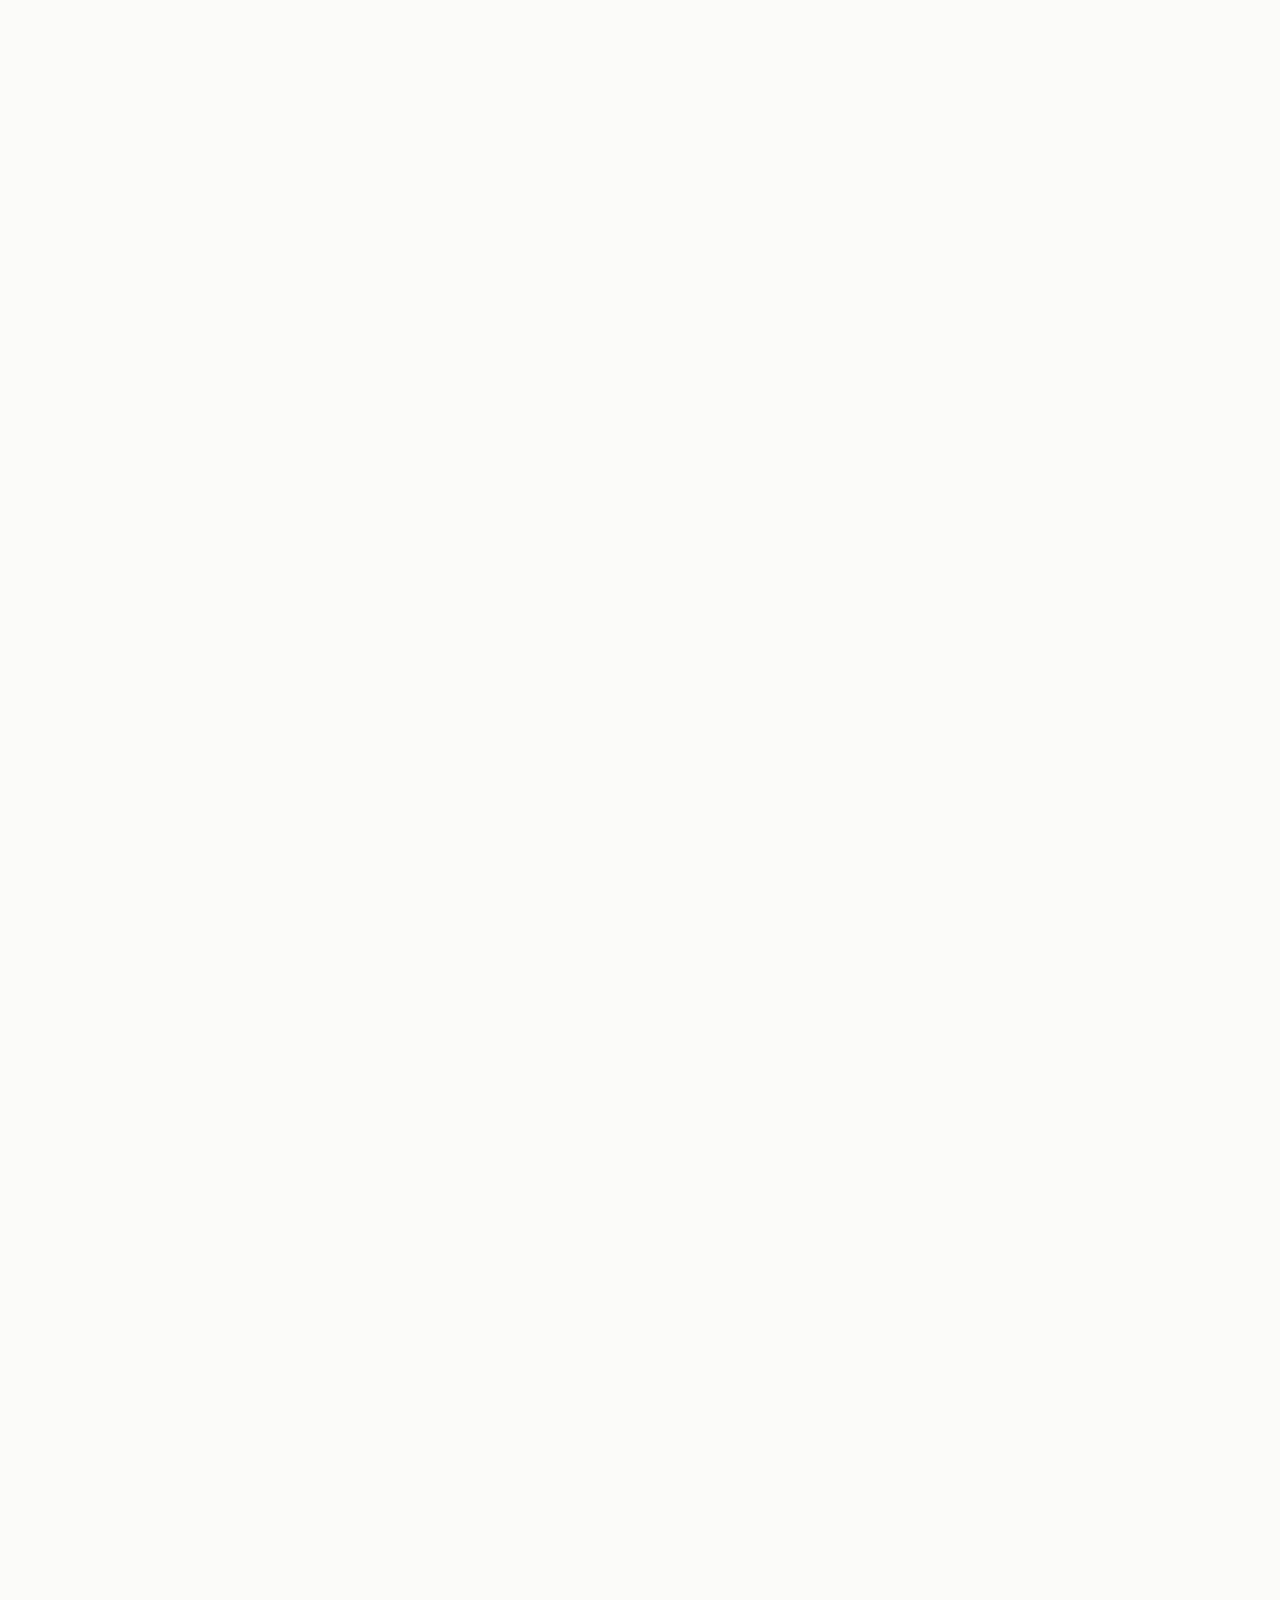
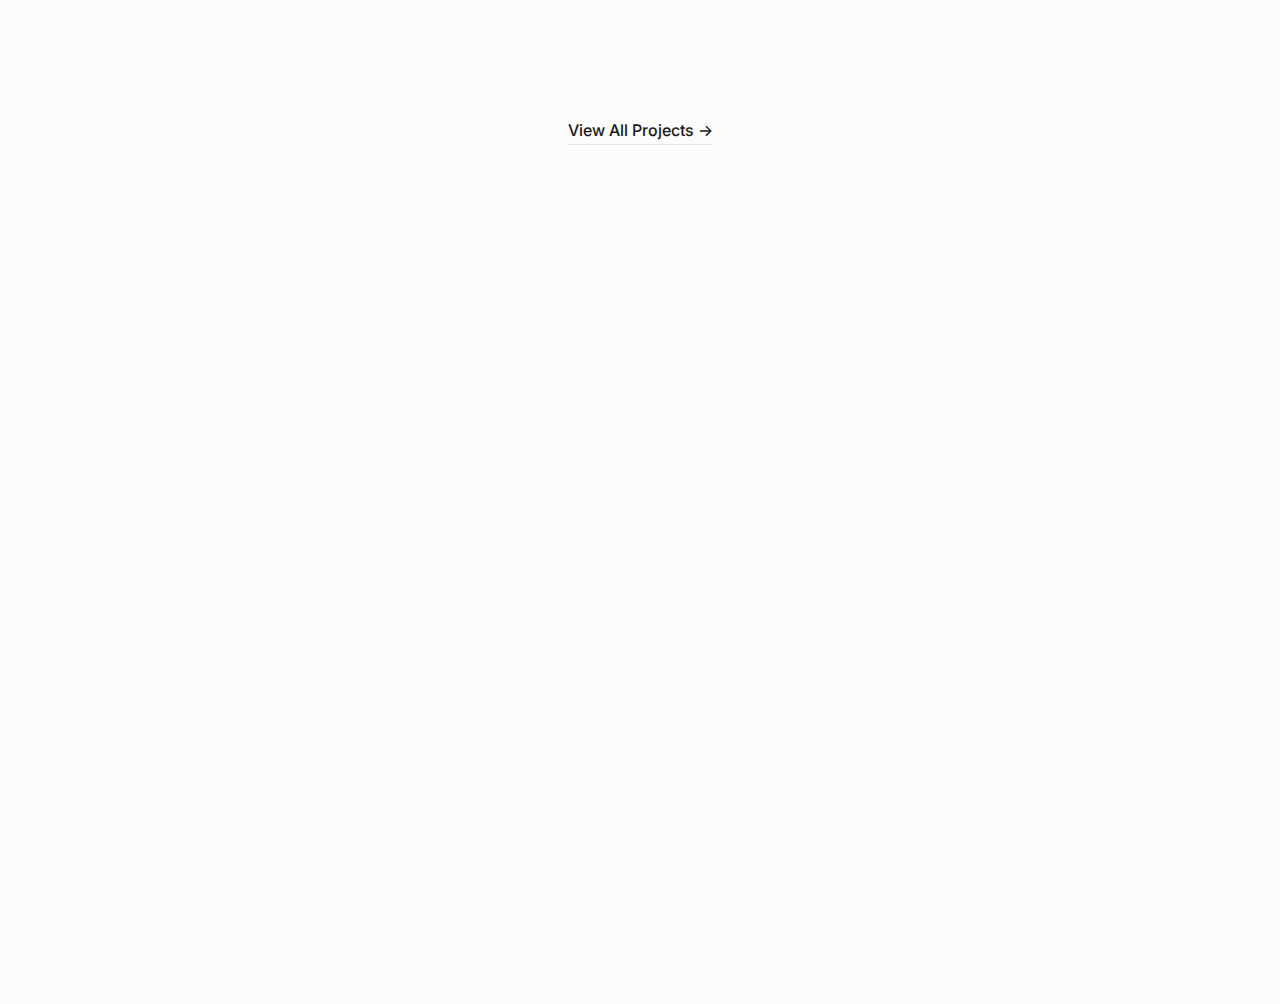
<file: portfolio/index.html>
<!-- 
  FILE: index.html
  PURPOSE: This is the main landing page of the portfolio. 
  It serves as the entry point for visitors and provides a high-level overview of who I am and what I do.
  
  KEY CONCEPTS:
  - Semantic HTML: Using tags like <header>, <main>, <nav>, <section>, <article> instead of just <div>.
  - Accessibility: Using ARIA labels, alt text for images, and proper heading hierarchy (h1 -> h2).
  - External Resources: Linking to CSS files and favicons.
-->
<!DOCTYPE html>
<html lang="en">

<!-- 
    HEAD SECTION: Contains metadata about the page that isn't visible to the user but important for browsers and search engines.
    - Meta tags: Character set, viewport (for mobile responsiveness), description.
    - Link tags: Connects this HTML file to external CSS stylesheets.
  -->

<head>
  <meta charset="UTF-8">
  <meta name="viewport" content="width=device-width, initial-scale=1.0">
  <title>Anugrah James | Founder & Engineer | Portfolio</title>
  <!-- SEO Description: Helps search engines understand what this page is about -->
  <meta name="description" content="Portfolio of Anugrah James, a founder and engineer building real systems from first principles. Focus on System Design, Full-Stack Architecture, and Physics-based R&D.">
  <meta name="keywords" content="Anugrah James, Founder, Engineer, System Design, Full-Stack Architecture, Physics-based R&D, College Concierge, Autonomous Paraglider">
  <meta name="author" content="Anugrah James">
  
  <!-- Open Graph for Social Media & SEO -->
  <meta property="og:title" content="Anugrah James | Founder & Engineer">
  <meta property="og:description" content="Portfolio of Anugrah James, a founder and engineer building real systems from first principles.">
  <meta property="og:image" content="assets/images/anugrah-james.png">
  <meta property="og:image:alt" content="Portrait of Anugrah James - Founder and Engineer">
  <meta property="og:type" content="website">

  <!-- CSS IMPORTS: Loading styles in a modular way -->
  <link rel="stylesheet" href="assets/css/variables.css"> <!-- Defines colors, fonts, spacing -->
  <link rel="stylesheet" href="assets/css/global.css"> <!-- Resets and basic typography -->
  <link rel="stylesheet" href="assets/css/layout.css"> <!-- Grid system and spacing -->
  <link rel="stylesheet" href="assets/css/components.css"> <!-- Buttons, cards, navbar -->
  <link rel="stylesheet" href="assets/css/animations.css"> <!-- Fade-in effects -->

  <!-- Favicon: Small icon in browser tab -->
  <link rel="icon" type="image/png" href="assets/images/anugrah-james.png">

  <!-- JSON-LD Schema Markup for rich Google search results -->
  <script type="application/ld+json">
  {
    "@context": "https://schema.org",
    "@type": "Person",
    "name": "Anugrah James",
    "jobTitle": "Founder & Engineer",
    "image": [
      "https://anugrahjames.online/portfolio/assets/images/anugrah-james.png",
      "https://anugrahjames.online/images/anugrah-james-fav_icon.png",
      "https://anugrahjames.online/images/anugrah-james-profile.png",
      "https://anugrahjames.online/portfolio/assets/images/anugrah_james.jpg"
    ],
    "sameAs": [
      "https://www.linkedin.com/in/anugrah-james",
      "https://github.com/anugrahjames-official"
    ]
  }
  </script>
</head>

<body>

  <!-- 
    NAVBAR: Navigation bar at the top.
    - 'animate-fade-in': A custom utility class to make it fade in on load.
    - 'container': Keeps content centered with a max-width.
  -->
  <nav class="navbar animate-fade-in delay-100">
    <div class="container nav-container">
      <a href="index.html" class="nav-logo">Anugrah James</a>
      <ul class="nav-links">
        <li class="nav-item"><a href="index.html">Work</a></li>
        <li class="nav-item"><a href="capabilities.html">Capabilities</a></li>
        <li class="nav-item"><a href="about.html">About</a></li>
        <li class="nav-item"><a href="contact.html">Contact</a></li>
      </ul>
    </div>
  </nav>

  <!-- MAIN: The primary content of the page starts here. Better for accessibility than using a div. -->
  <main>
    <!-- 
      HERO SECTION: The first thing a user sees.
      - 'grid': Uses CSS Grid layout (defined in layout.css) to align items in columns.
      - 'col-span-6': Takes up half the width (6 out of 12 columns).
    -->
    <section class="container section section-padding">
      <div class="grid items-center">
        <div class="col-span-6 animate-fade-in-up delay-200">
          <h1 class="text-display-xl">
            Building real systems<br>
            from first principles.
          </h1>
          <p class="text-body-lg" style="margin-top: var(--space-md);">
            Hi, I'm <strong>Anugrah James</strong>, a founder-engineer focused on clarity, physics, and constraints.<br>
            Creating tools that work in the real world, not just in demos.
          </p>
        </div>

        <div class="col-span-6 animate-fade-in-up delay-300">
          <img src="assets/images/anugrah-james.png" alt="Portrait of Anugrah James, founder and engineer specializing in system design and architecture" title="Anugrah James"
            style="width: 100%; height: auto; border-radius: 8px; box-shadow: 0 4px 20px rgba(0,0,0,0.3);">
        </div>
      </div>
    </section>

    <!-- 
      SELECTED WORK SECTION: Showcases projects.
      - Uses <article> tags for each project card, which is semantic for distinct pieces of content.
    -->
    <section class="container section">
      <div class="grid">
        <div class="col-span-12 animate-fade-in delay-400">
          <h2 class="text-heading-sm" style="margin-bottom: var(--space-xl);">Selected Work</h2>
        </div>

        <!-- Project 1 -->
        <article class="col-span-6 card-project animate-fade-in-up delay-400">
          <a href="project-detail.html">
            <div class="card-image-wrapper">
              <img src="assets/images/anugrah-james-College_Concierge_Home-Screen.png" alt="College Concierge Workspace - A project by Anugrah James" title="College Concierge by Anugrah James"
                class="card-image">
            </div>
            <div class="card-meta">
              <h3 class="card-title">College Concierge</h3>
              <span class="card-category">Ed-Tech Platform</span>
            </div>
            <p class="text-caption">A holistic college discovery platform powered by the Universal Passion Engine.</p>
          </a>
        </article>

        <!-- 
          PROJECT CARD:
          - 'card-project': Styling for the card component.
          - 'card-image-wrapper': Handles image scaling relative to the card.
        -->
        <article class="col-span-6 card-project animate-fade-in-up delay-500">
          <a href="#">
            <div class="card-image-wrapper">
              <img src="assets/images/anugrah-james-Autonomus_Paraglider.png" alt="Autonomous Glider Flight Research - A project by Anugrah James" title="Autonomous Paraglider by Anugrah James" class="card-image">
            </div>
            <div class="card-meta">
              <h3 class="card-title">Autonomous Paraglider Startup R&D</h3>
              <span class="card-category">Physics / R&D</span>
            </div>
            <p class="text-caption">Physics-driven autonomous guidance systems for civil and defense applications.</p>
          </a>
        </article>
      </div>

      <div class="grid" style="margin-top: var(--space-xl);">
        <div class="col-span-12" style="text-align: center;">
          <a href="projects.html" class="btn-link">View All Projects &rarr;</a>
        </div>
      </div>
    </section>

    <!-- Capability Section -->
    <section class="container section">
      <div class="grid">
        <div class="col-span-4 animate-fade-in delay-500">
          <h2 class="text-heading-sm">Approach</h2>
        </div>
        <div class="col-span-8 animate-fade-in delay-500">
          <p class="text-body-lg" style="margin-bottom: var(--space-lg);">
            I believe that good engineering is about judgment, not just code.
            I prioritize systems that reduce uncertainty and improve decision-making.
            Whether in education or aviation, my goal is to build things that are reliable, scalable, and honest.
          </p>
          <div class="flex gap-lg">
            <div>
              <h4 class="text-caption" style="margin-bottom: var(--space-xs);">Focus</h4>
              <p class="text-body-md">System Design, Full-Stack Architecture, Physics-based R&D</p>
            </div>
          </div>
        </div>
      </div>
    </section>
  </main>

  <!-- Footer -->
  <footer class="container footer animate-fade-in delay-500">
    <div class="grid items-center">
      <div class="col-span-6">
        <p class="text-caption">&copy; 2026 Anugrah James.</p>
      </div>
      <div class="col-span-6 footer-column-right">
        <div class="footer-links right-aligned">
          <a href="https://www.linkedin.com/in/anugrah-james" class="footer-link">LinkedIn</a>
          <a href="https://github.com/anugrahjames-official" class="footer-link">GitHub</a>
        </div>
      </div>
    </div>
  </footer>

</body>

</html>
</file>
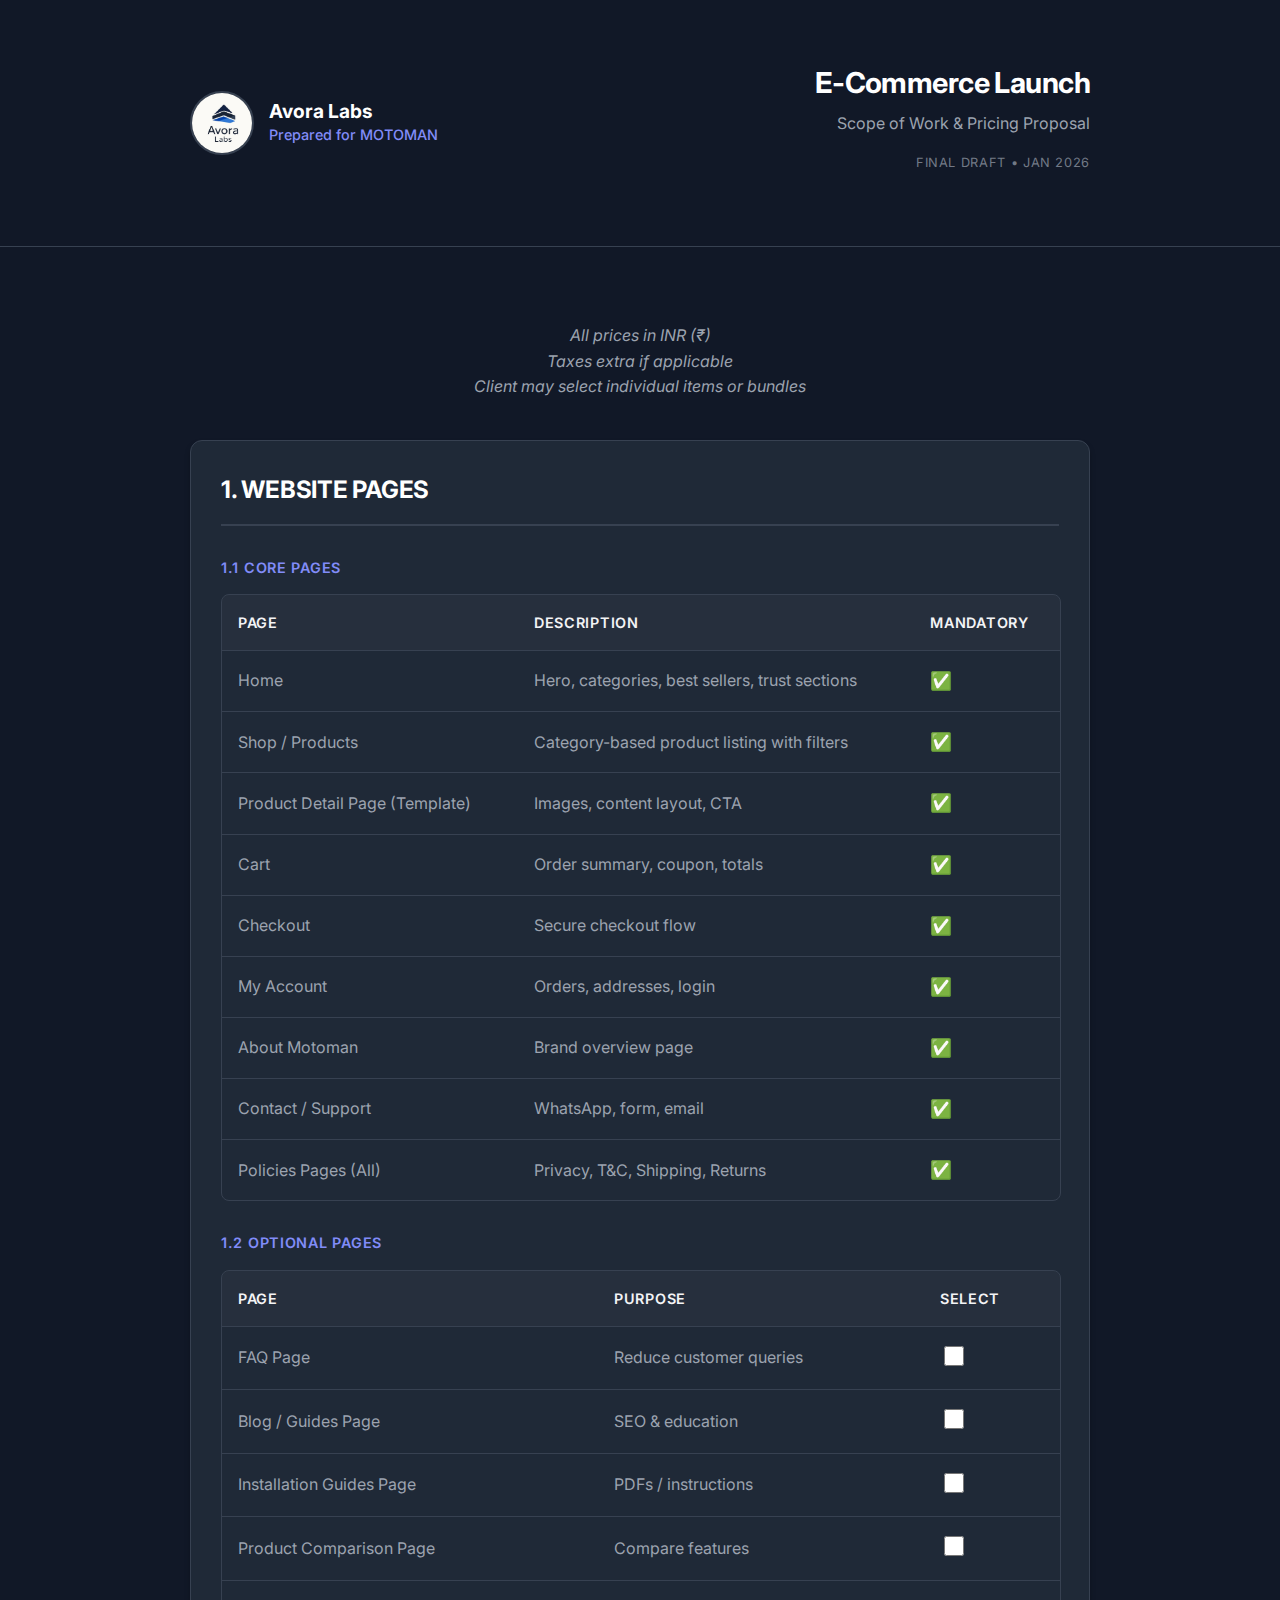
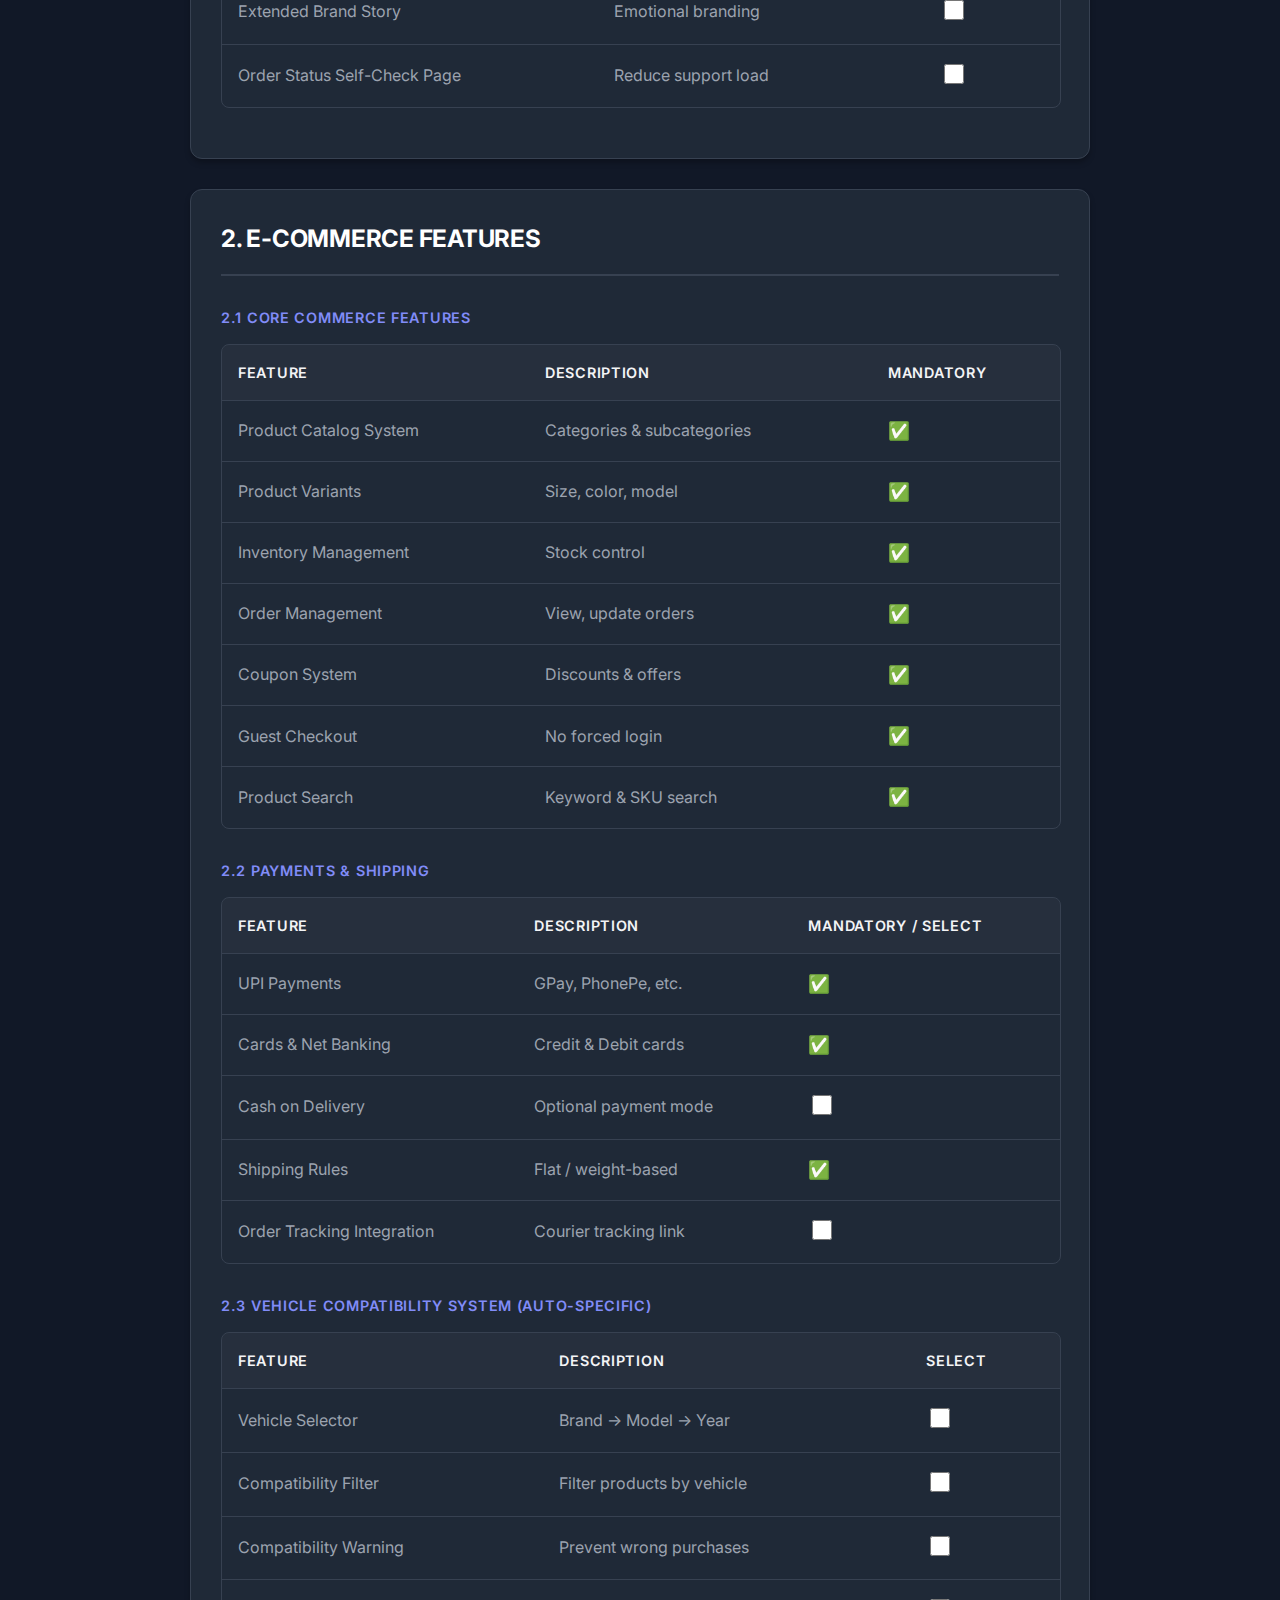
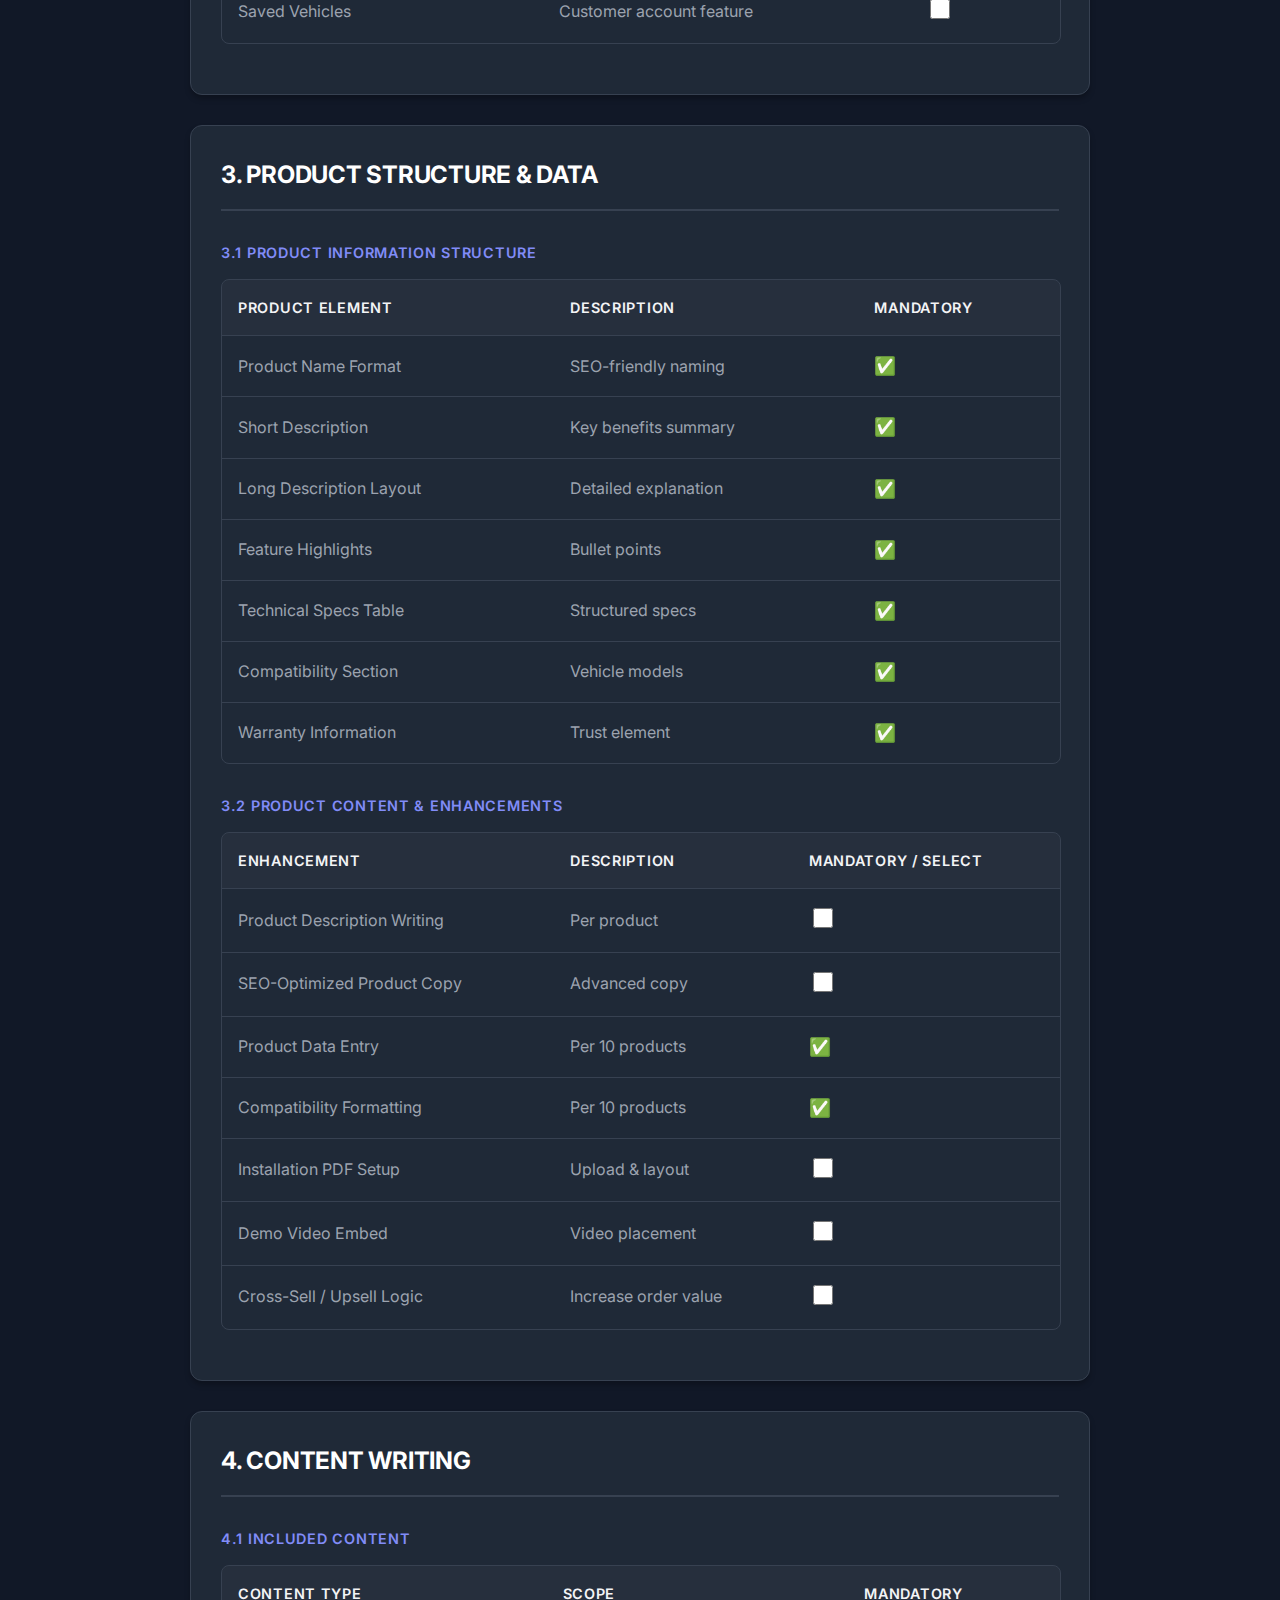
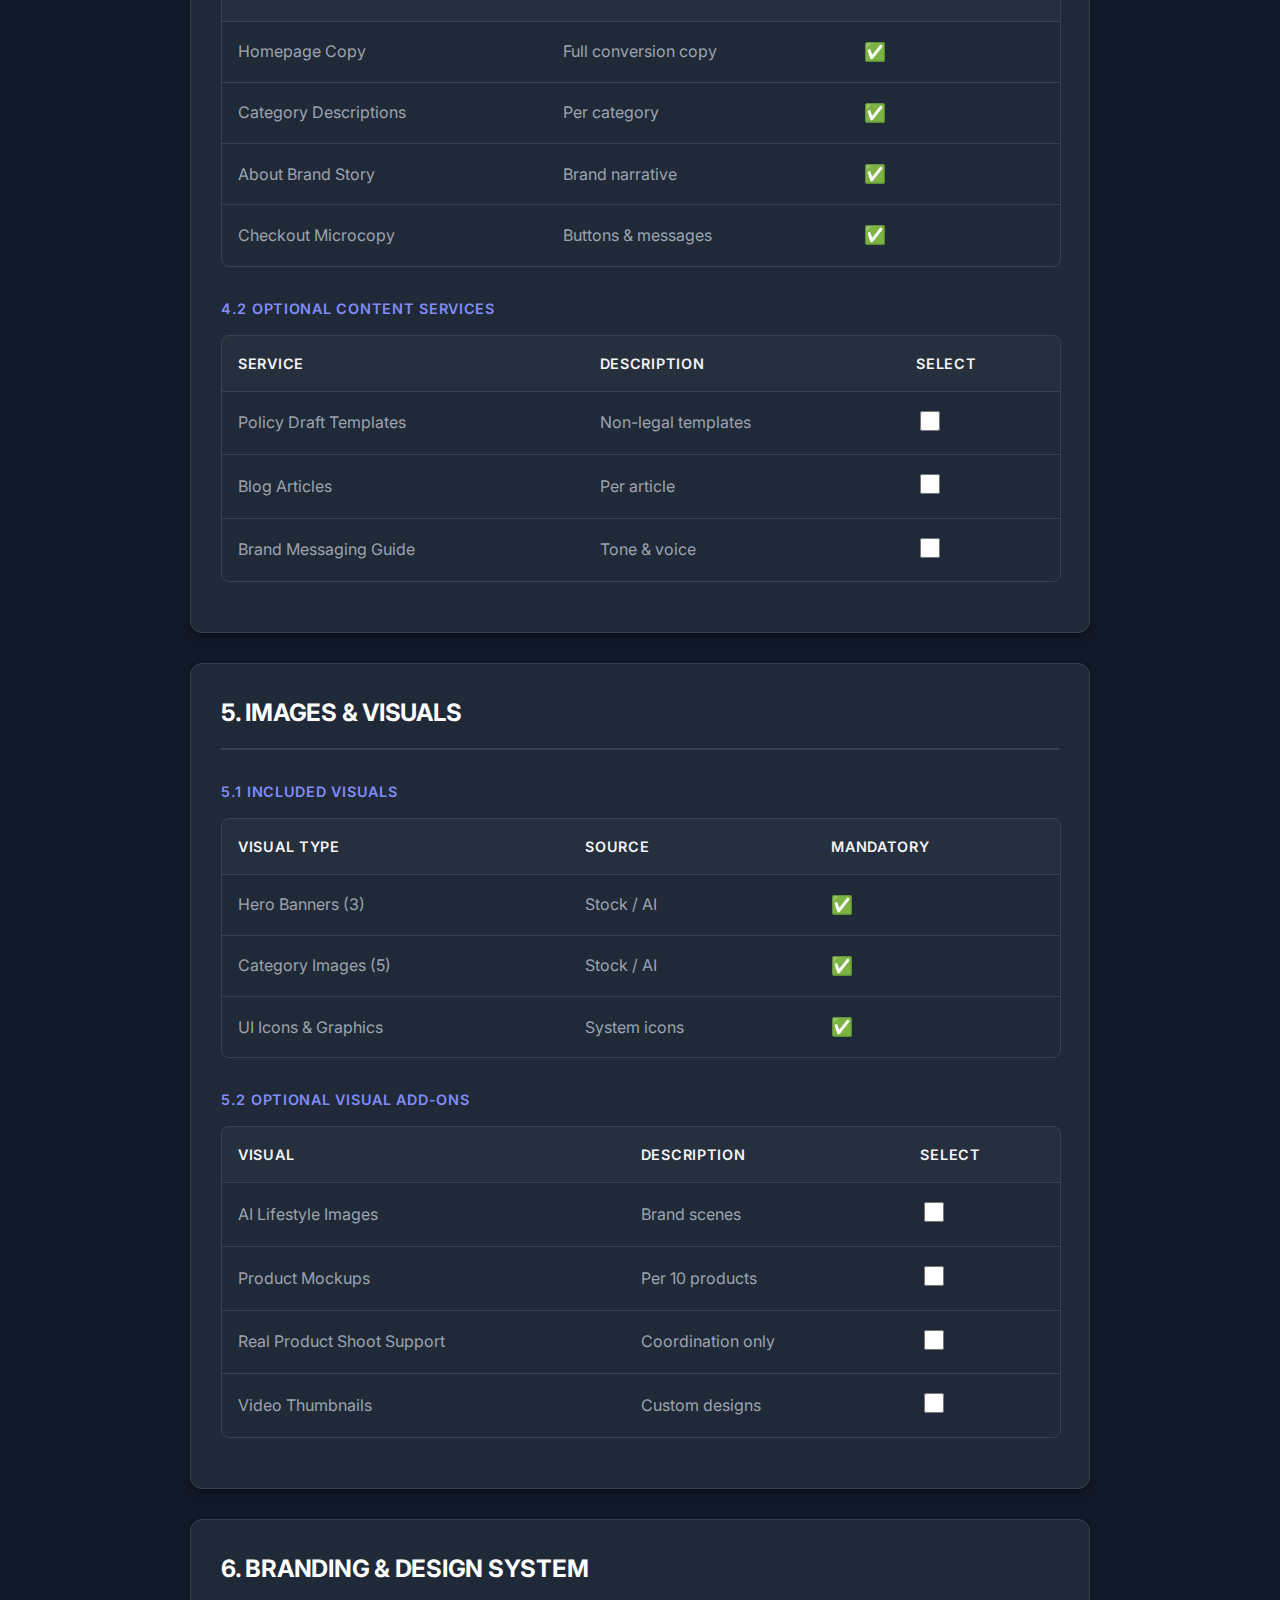
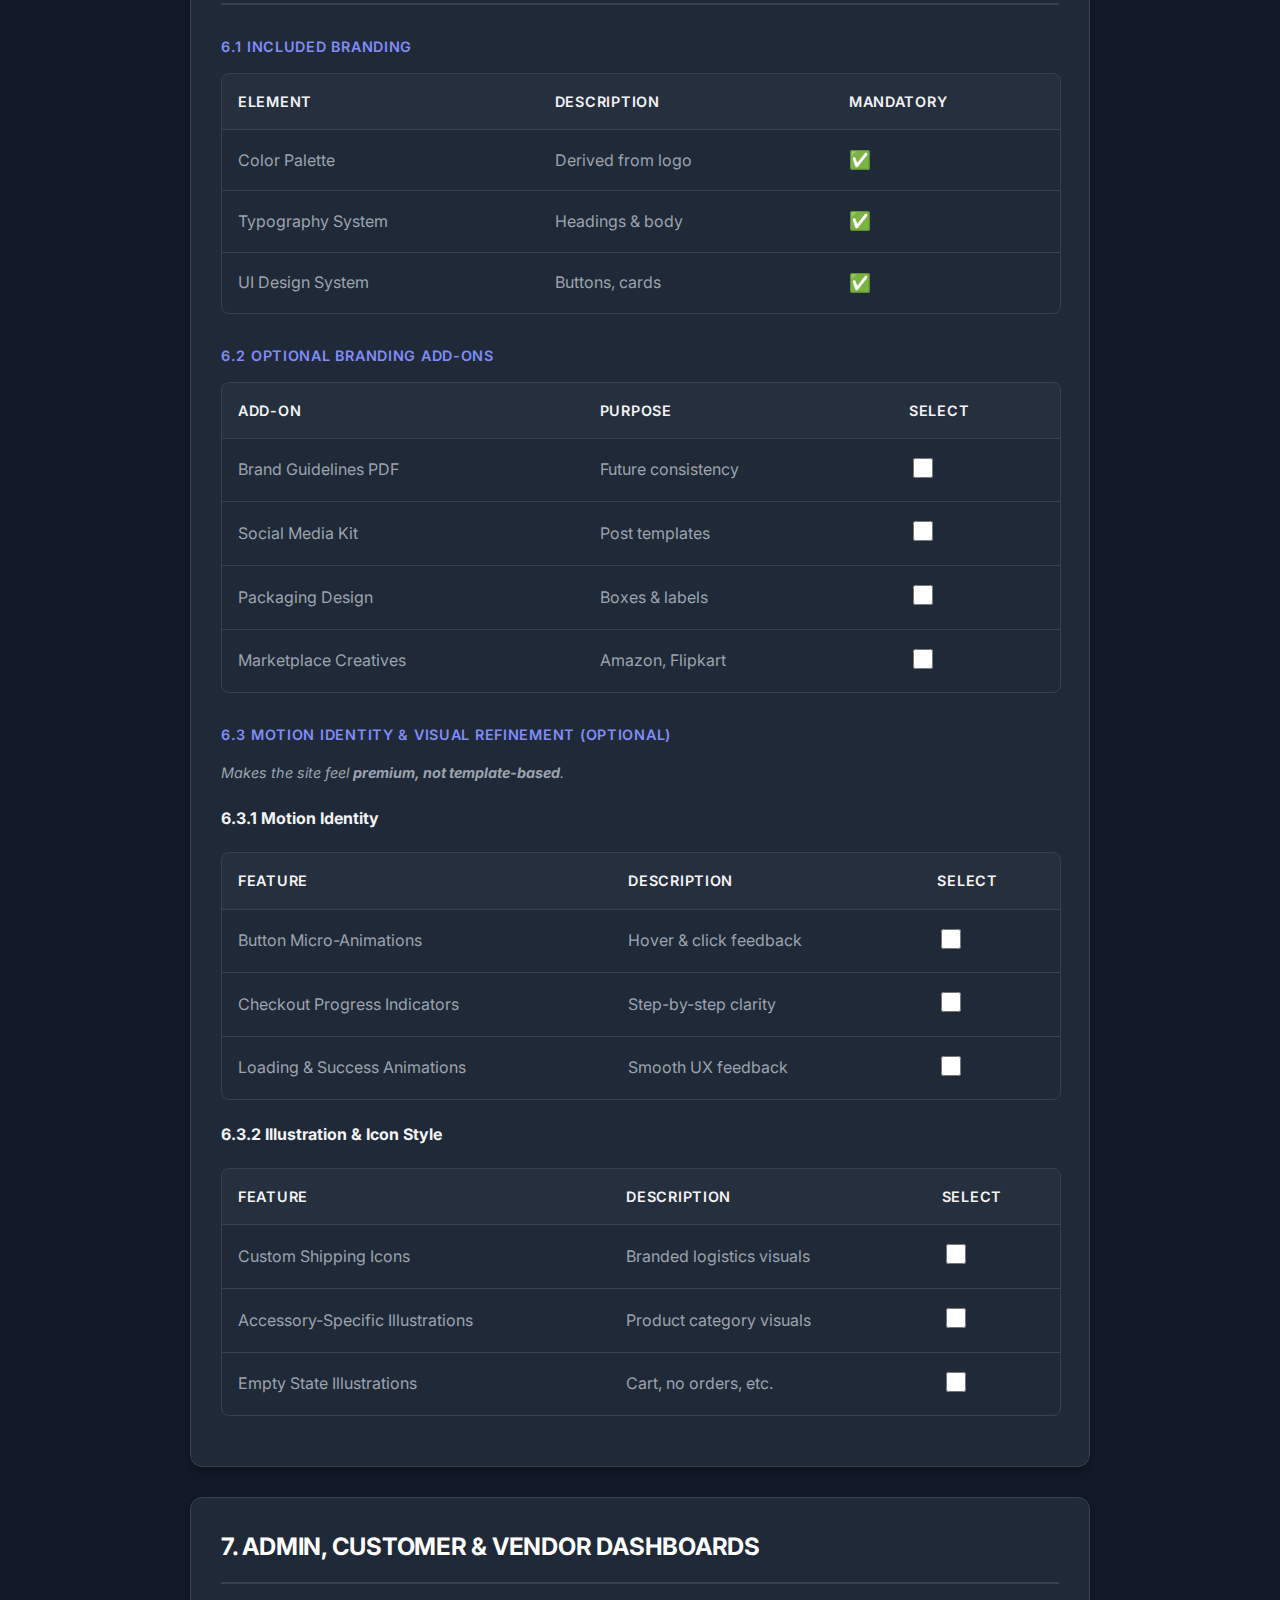
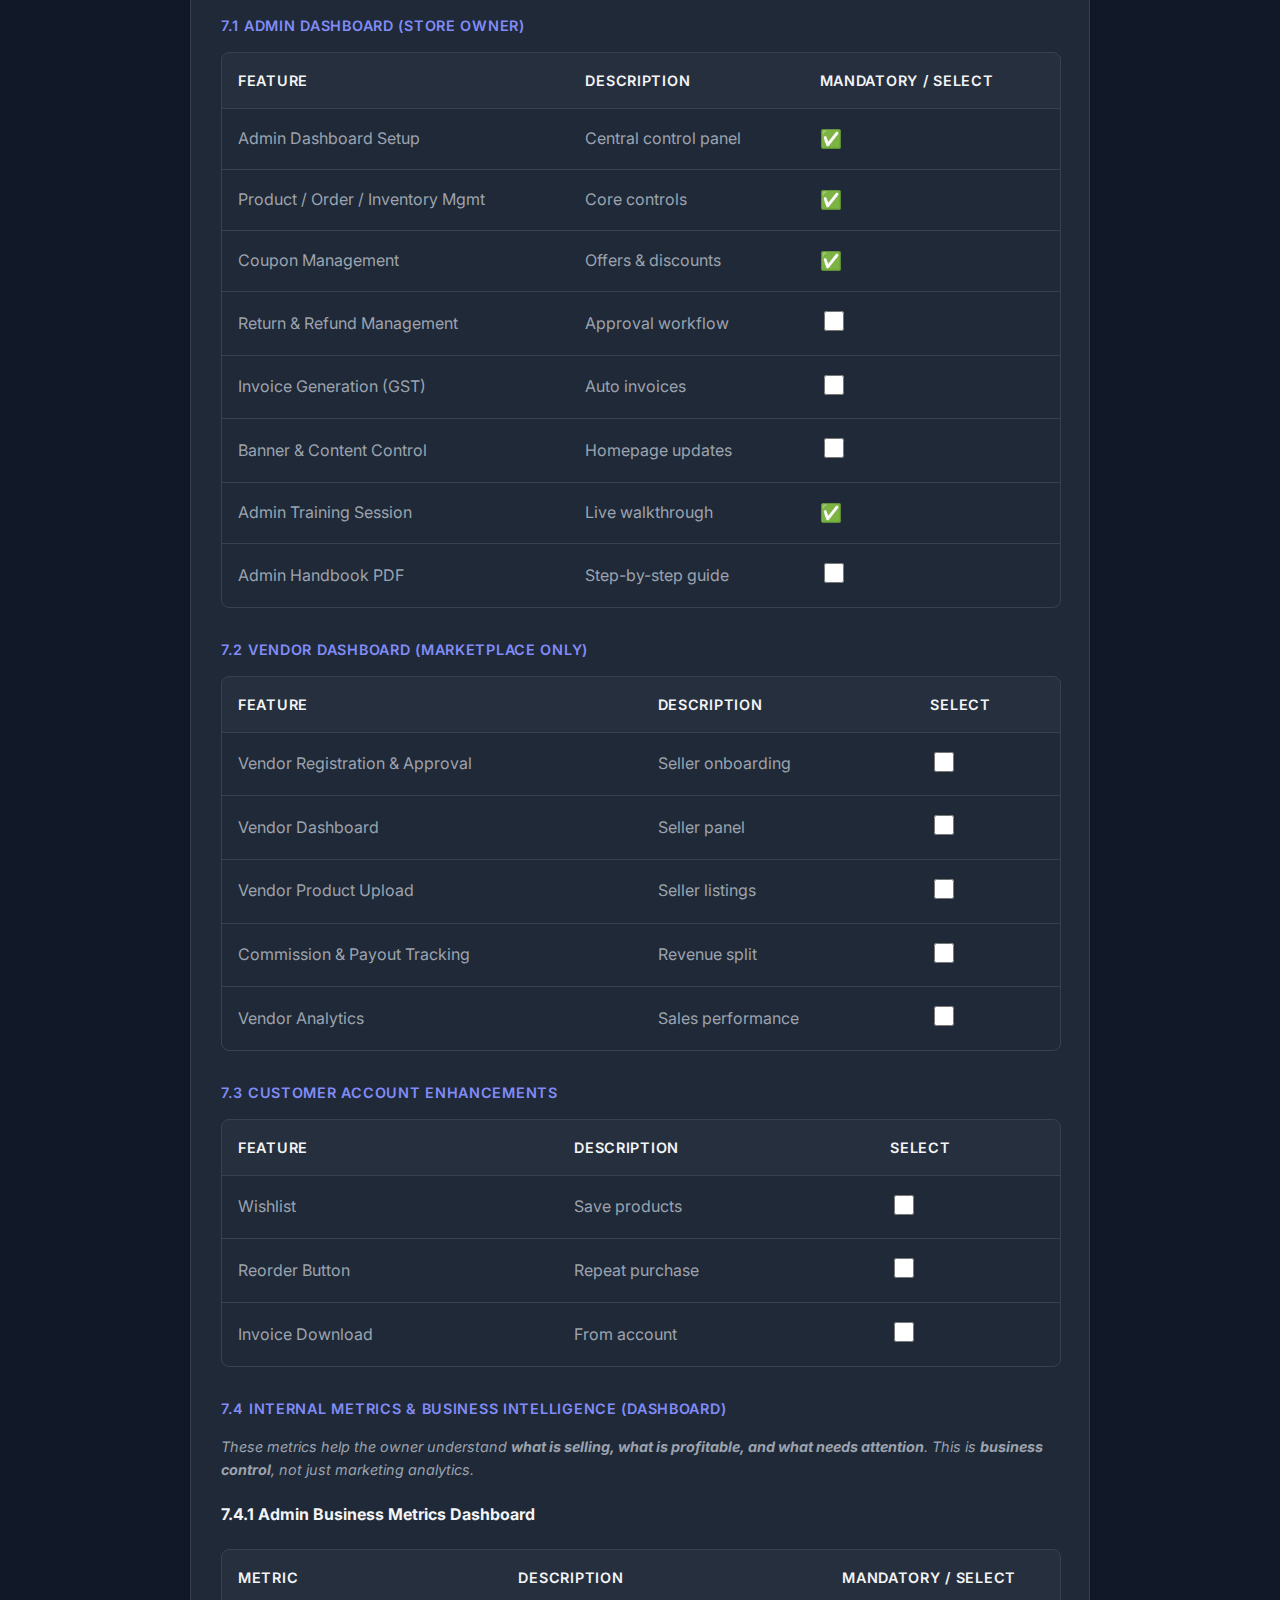
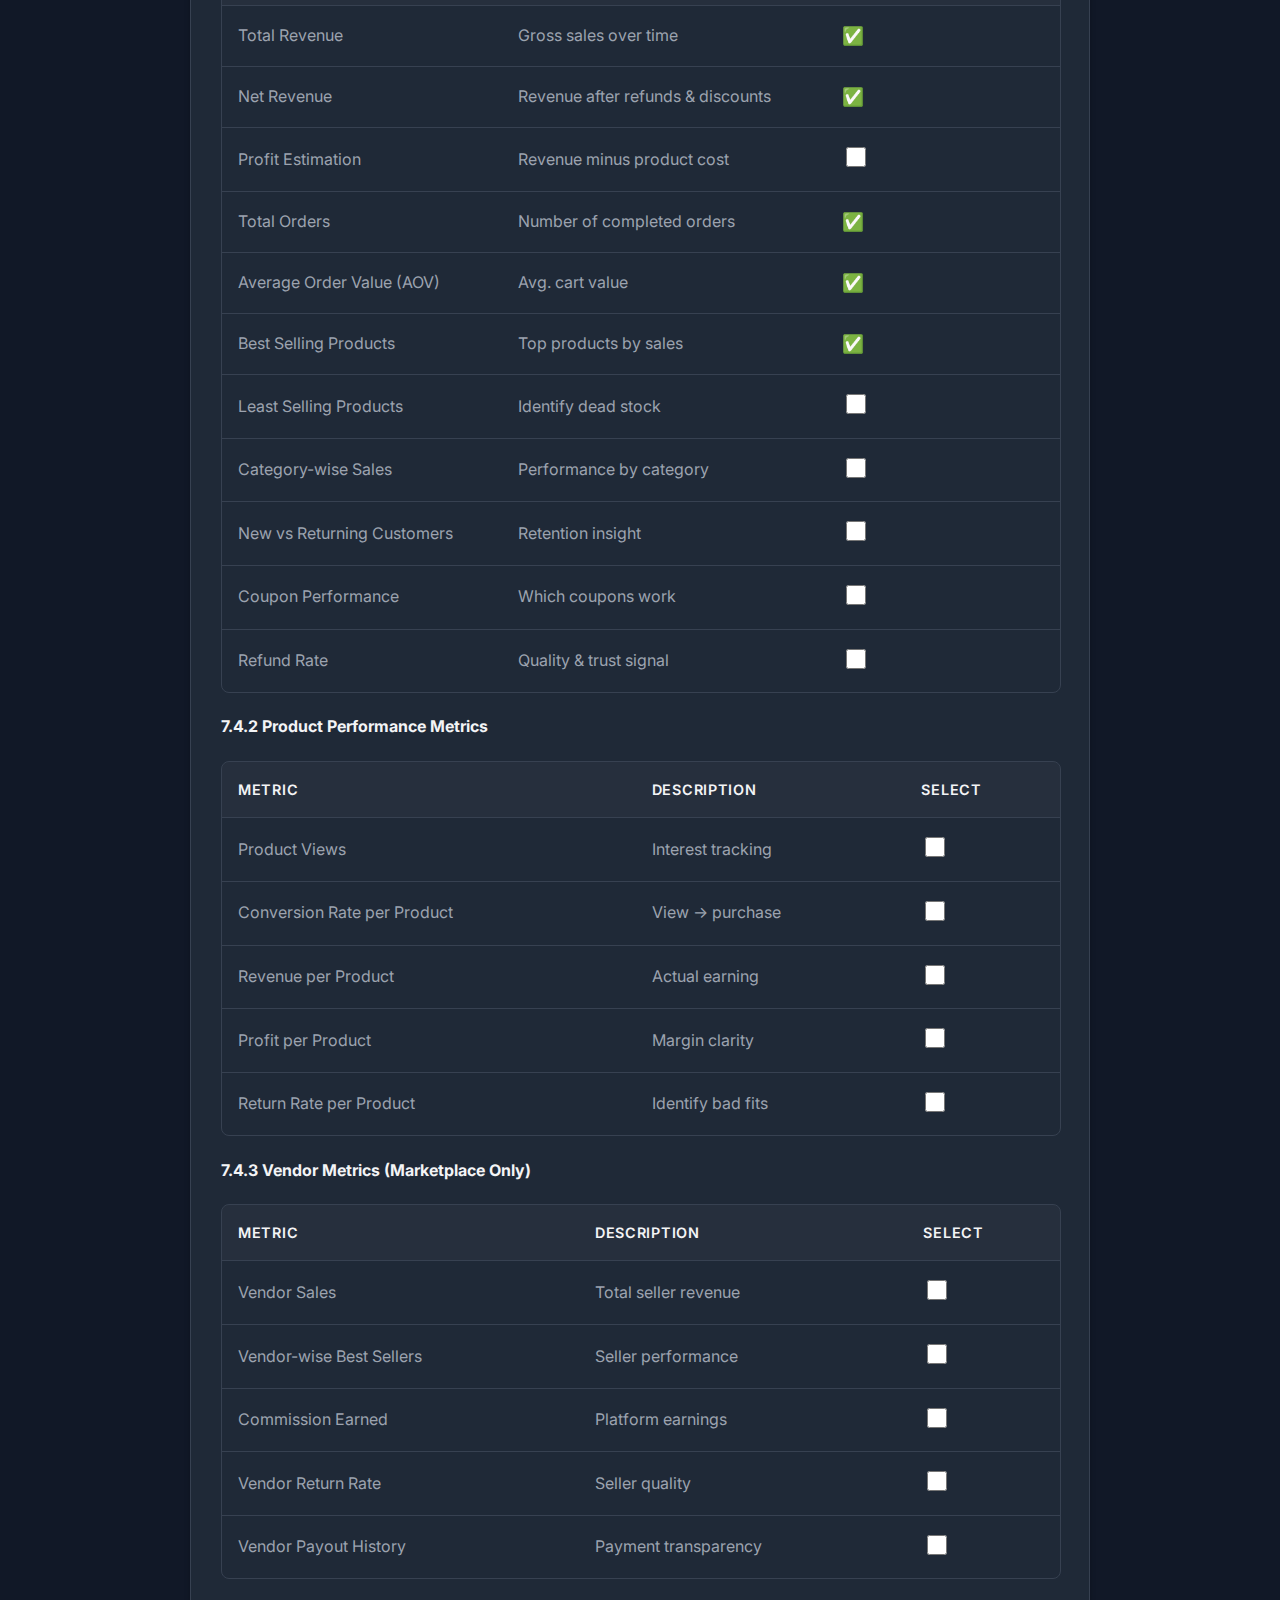
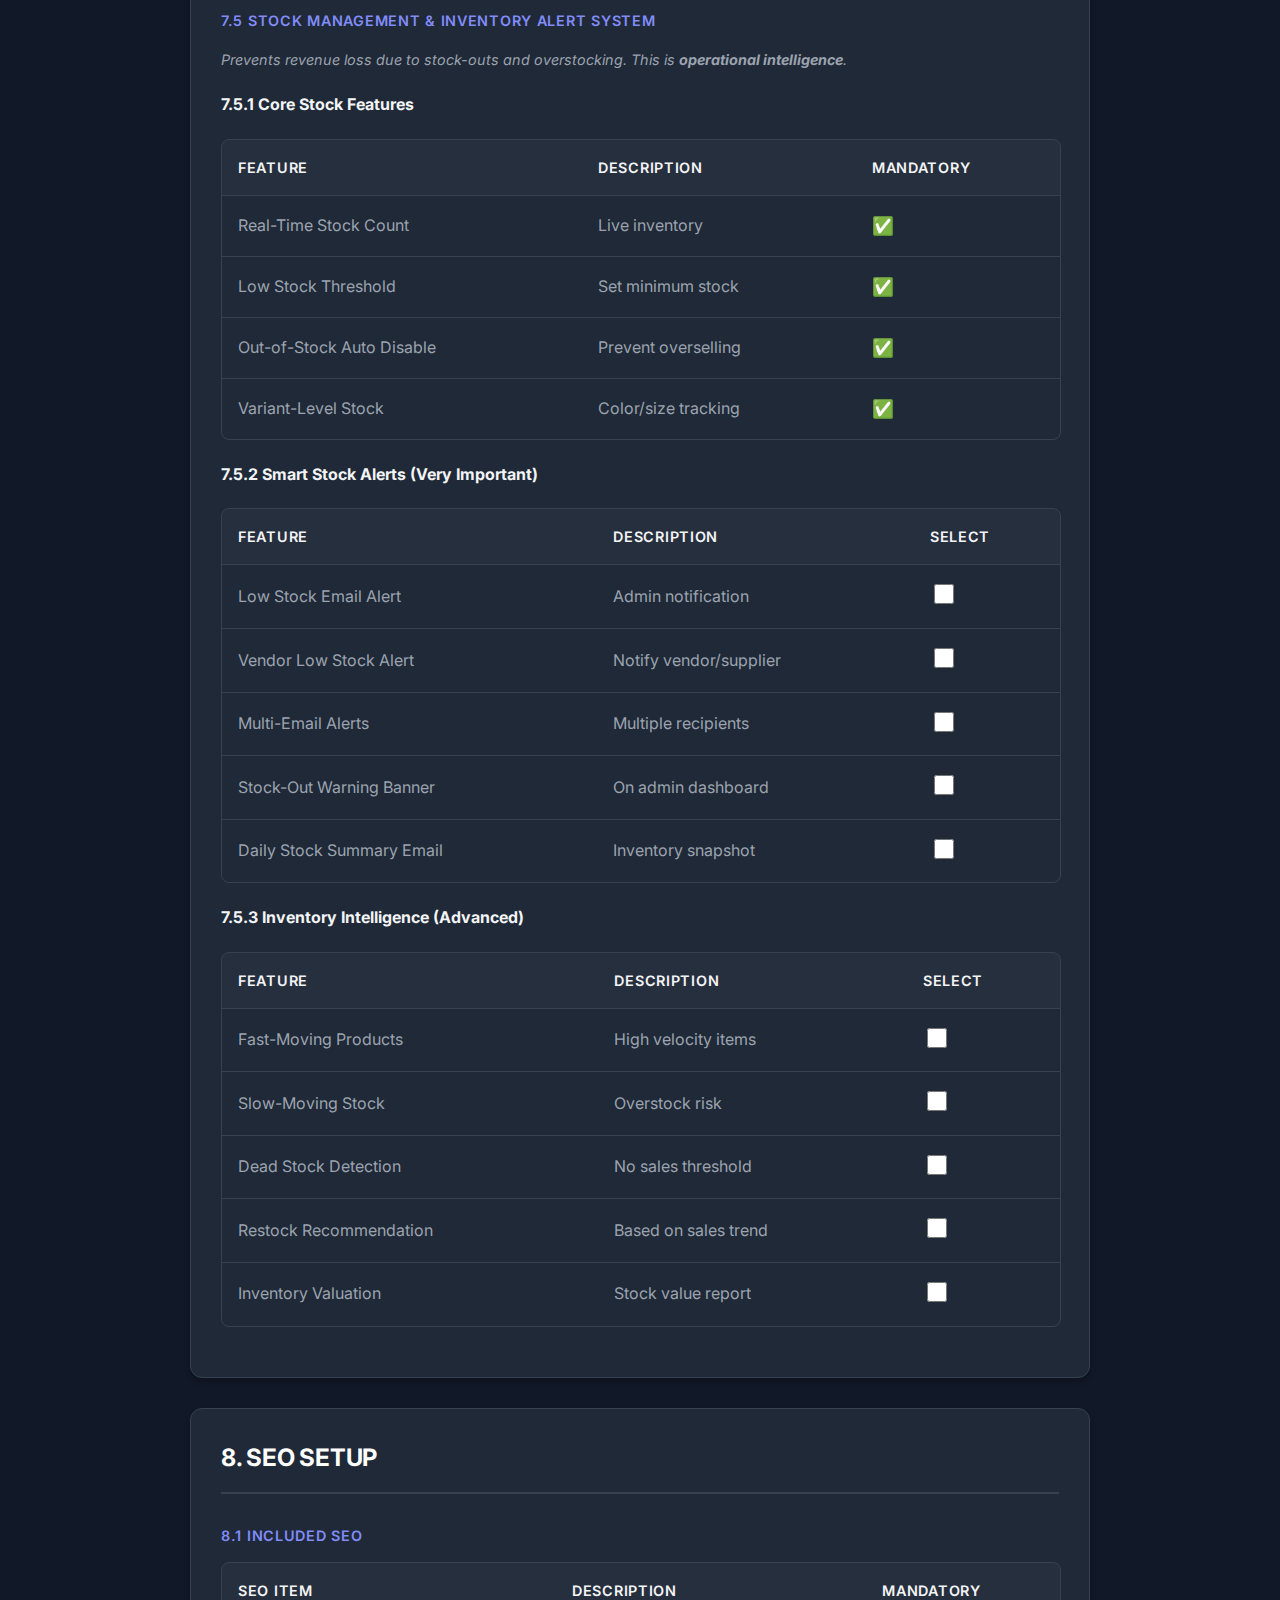
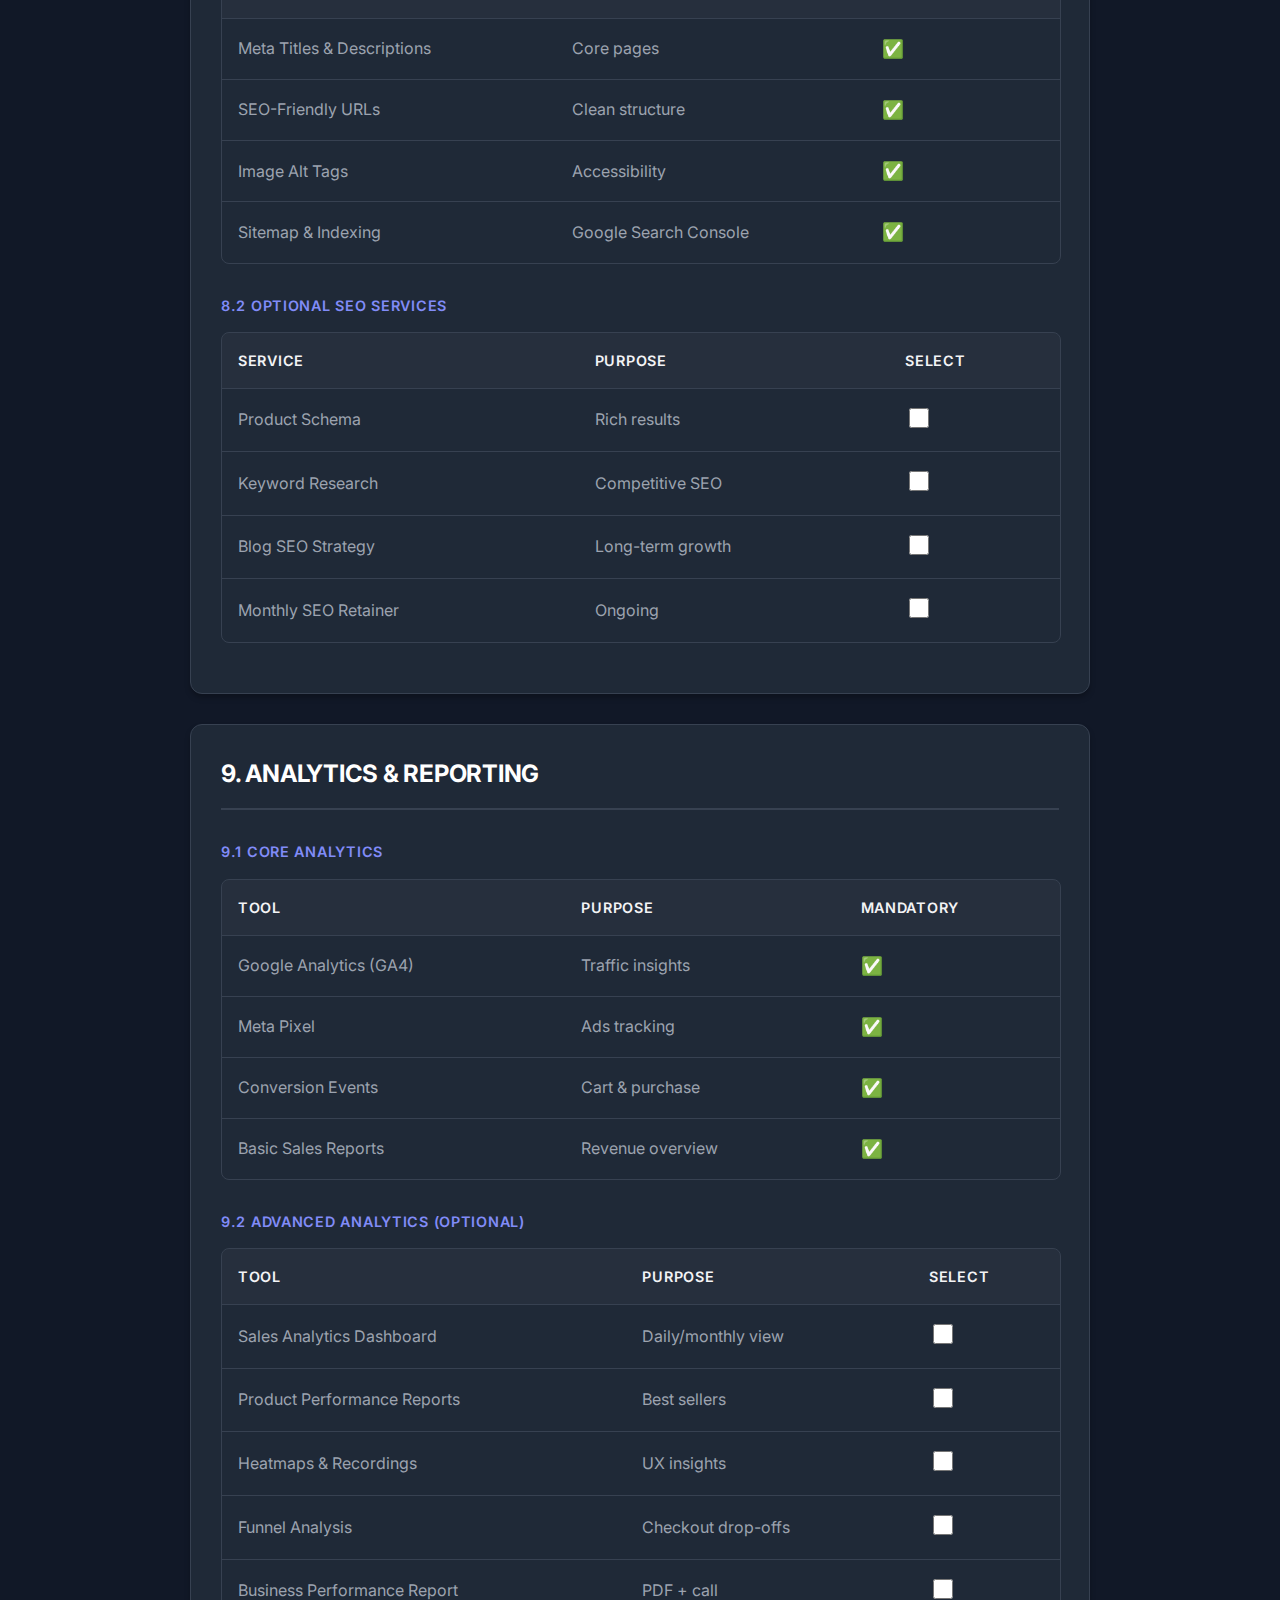
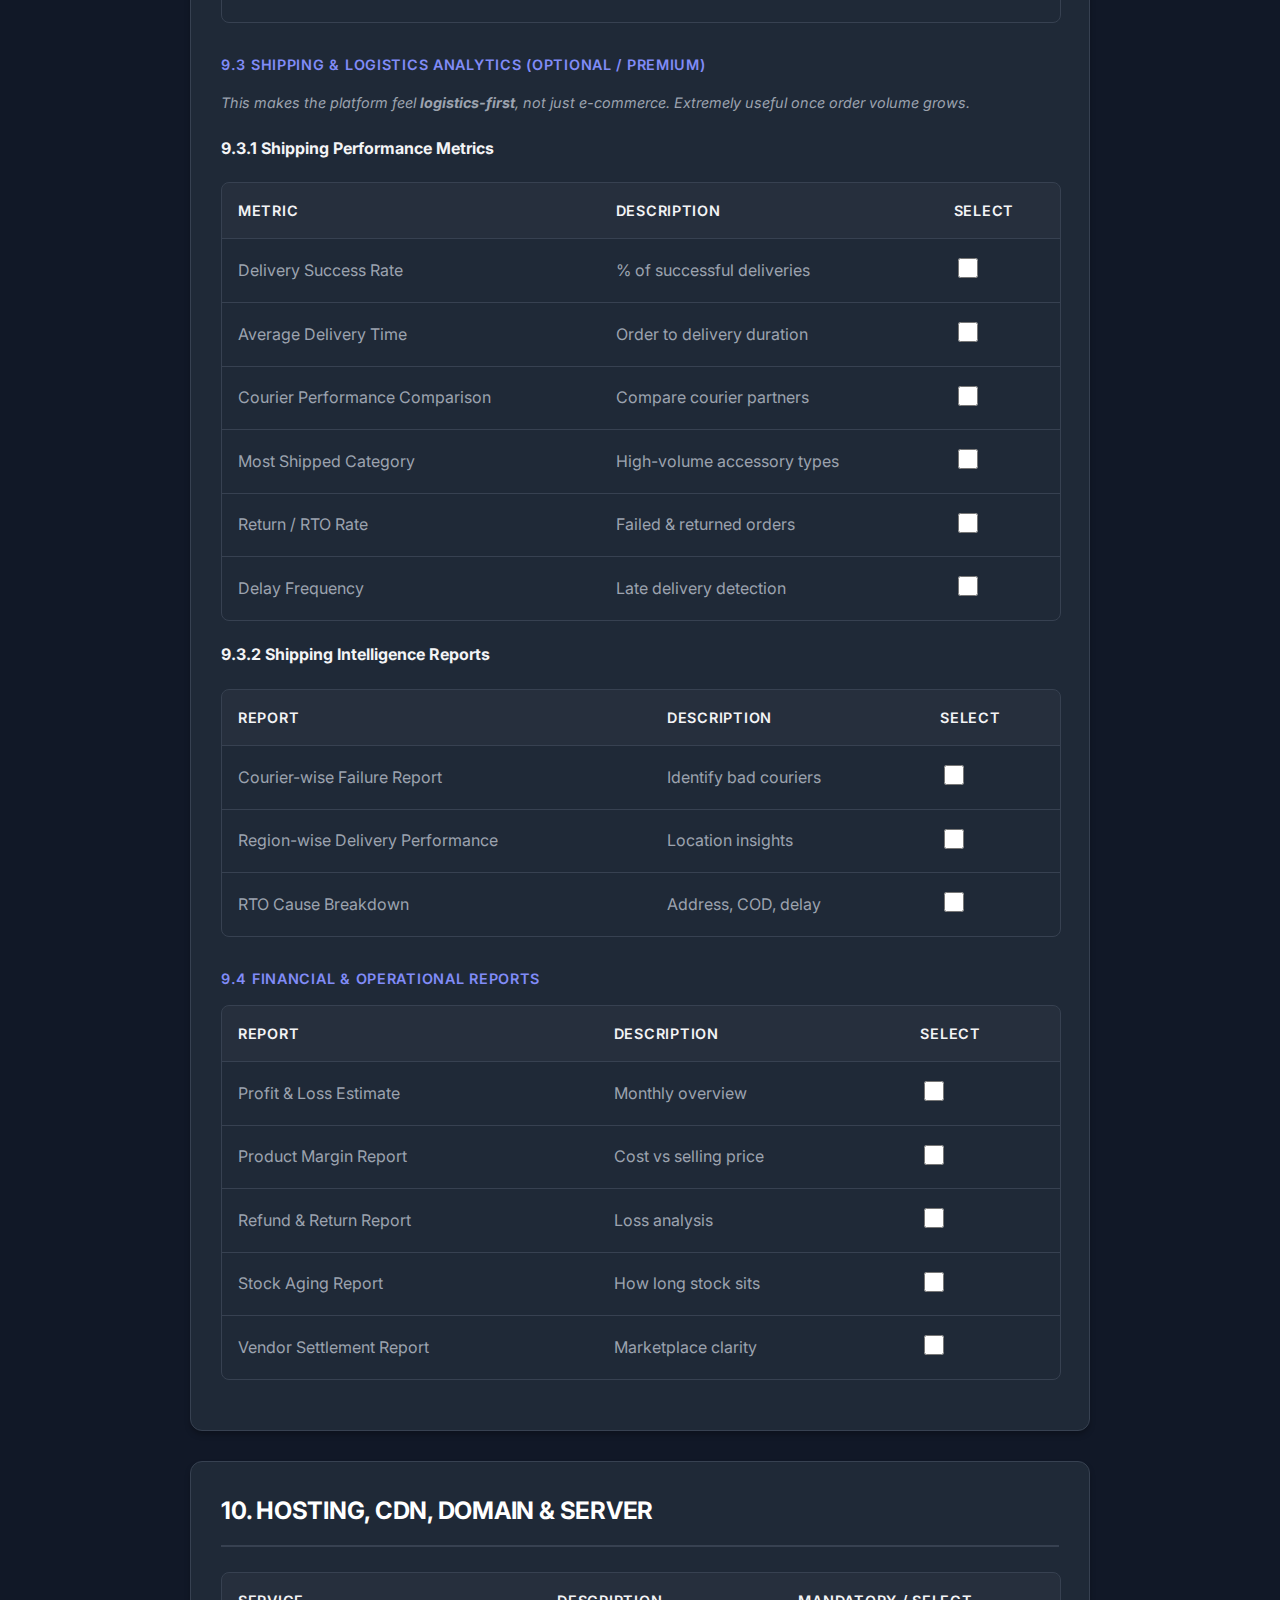
<file: motoman-scope.html>
<!DOCTYPE html>
<html lang="en">
<head>
    <meta charset="UTF-8">
    <meta name="viewport" content="width=device-width, initial-scale=1.0">
    <title>MOTOMAN Proposal | Avora Labs | Anugrah James</title>
    <!-- Primary Meta Tags -->
    <meta name="title" content="MOTOMAN Proposal | Avora Labs | Anugrah James" />
    <meta name="description" content="Scope of Work and Pricing Proposal for MOTOMAN by Avora Labs. Prepared by Anugrah James." />
    <meta name="keywords" content="Anugrah James, Avora Labs, MOTOMAN, E-Commerce, Proposal, Portfolio, Development" />
    <meta name="author" content="Anugrah James" />
    
    <!-- Open Graph / Facebook -->
    <meta property="og:type" content="website" />
    <meta property="og:url" content="https://anugrahjames-official.github.io/anugrahjames/motoman-scope.html" />
    <meta property="og:title" content="MOTOMAN Proposal | Avora Labs | Anugrah James" />
    <meta property="og:description" content="Scope of Work and Pricing Proposal for MOTOMAN by Avora Labs. Prepared by Anugrah James." />
    <meta property="og:image" content="https://anugrahjames-official.github.io/anugrahjames/images/avora-labs/anugrah-james-logo.png" />
    
    <!-- Twitter -->
    <meta property="twitter:card" content="summary_large_image" />
    <meta property="twitter:url" content="https://anugrahjames-official.github.io/anugrahjames/motoman-scope.html" />
    <meta property="twitter:title" content="MOTOMAN Proposal | Avora Labs | Anugrah James" />
    <meta property="twitter:description" content="Scope of Work and Pricing Proposal for MOTOMAN by Avora Labs. Prepared by Anugrah James." />
    <meta property="twitter:image" content="https://anugrahjames-official.github.io/anugrahjames/images/avora-labs/anugrah-james-logo.png" />

    <!-- Favicon -->
    <link rel="icon" type="image/png" href="images/avora-labs/anugrah-james-icon.png">
    <!-- Google Fonts: Inter -->
    <link rel="preconnect" href="https://fonts.googleapis.com">
    <link rel="preconnect" href="https://fonts.gstatic.com" crossorigin>
    <link href="https://fonts.googleapis.com/css2?family=Inter:wght@300;400;500;600;700&display=swap" rel="stylesheet">
    
    <style>
        :root {
            /* Brand Identity: Avora Labs (Dark Premium) */
            --bg-color: #111827;       /* Very Dark Blue/Gray */
            --card-bg: #1f2937;        /* Dark Blue/Gray */
            --text-color: #f3f4f6;     /* Light Gray */
            --text-muted: #9ca3af;     /* Muted Gray */
            --accent-color: #818cf8;   /* Indigo */
            --accent-hover: #6366f1;   /* Darker Indigo */
            --border-color: #374151;   /* Border Gray */
            --header-bg: #111827;      /* Match BG */
            
            --success-color: #34d399;
            --error-color: #f87171;
        }

        body {
            font-family: 'Inter', sans-serif;
            background-color: var(--bg-color);
            color: var(--text-color);
            margin: 0;
            padding: 0;
            line-height: 1.6;
            -webkit-font-smoothing: antialiased;
        }

        .container {
            max-width: 900px;
            margin: 0 auto;
            padding: 20px;
        }

        header {
            background-color: var(--header-bg);
            padding: 40px 20px;
            border-bottom: 1px solid var(--border-color);
            margin-bottom: 40px;
        }

        .header-content {
            display: flex;
            align-items: center;
            justify-content: space-between;
            flex-wrap: wrap;
            gap: 20px;
        }

        .brand-section {
            display: flex;
            align-items: center;
            gap: 15px;
        }

        .brand-logo {
            width: 60px;
            height: 60px;
            object-fit: cover;
            border-radius: 50%;
            border: 2px solid var(--border-color);
        }

        .brand-text {
            display: flex;
            flex-direction: column;
        }

        .brand-name {
            font-size: 1.2rem;
            font-weight: 700;
            color: white;
            line-height: 1.2;
        }

        .client-name {
            font-size: 0.9rem;
            color: var(--accent-color);
            font-weight: 500;
        }

        .header-title {
            text-align: right;
        }

        h1 {
            margin: 0;
            font-size: 1.8rem;
            font-weight: 700;
            letter-spacing: -0.02em;
            color: white;
        }

        .subtitle {
            font-size: 1rem;
            color: var(--text-muted);
            margin-top: 5px;
            font-weight: 400;
        }

        .proposal-meta {
            margin-top: 5px;
            font-size: 0.8rem;
            color: var(--text-muted);
            text-transform: uppercase;
            letter-spacing: 0.05em;
            opacity: 0.7;
        }

        section {
            background: var(--card-bg);
            border-radius: 12px;
            box-shadow: 0 4px 6px -1px rgba(0, 0, 0, 0.3);
            margin-bottom: 30px;
            padding: 30px;
            border: 1px solid var(--border-color);
        }

        h2 {
            font-size: 1.5rem;
            border-bottom: 2px solid var(--border-color);
            padding-bottom: 15px;
            margin-top: 0;
            margin-bottom: 25px;
            color: white;
            letter-spacing: -0.01em;
        }

        h3 {
            font-size: 1.1rem;
            margin-top: 30px;
            margin-bottom: 15px;
            color: var(--accent-color);
            font-weight: 600;
            text-transform: uppercase;
            letter-spacing: 0.05em;
            font-size: 0.9rem;
        }

        table {
            width: 100%;
            border-collapse: separate;
            border-spacing: 0;
            margin-bottom: 20px;
        }

        th, td {
            text-align: left;
            padding: 16px;
            border-bottom: 1px solid var(--border-color);
        }

        th {
            background-color: rgba(255,255,255,0.03);
            font-weight: 600;
            color: var(--text-color);
            font-size: 0.9rem;
            text-transform: uppercase;
            letter-spacing: 0.05em;
        }

        td {
            color: var(--text-muted);
        }

        tr:last-child td {
            border-bottom: none;
        }

        /* Checkbox styling */
        input[type="checkbox"] {
            width: 20px;
            height: 20px;
            cursor: pointer;
            accent-color: var(--accent-color);
            background-color: var(--bg-color);
            border-color: var(--border-color);
        }

        .mandatory-icon {
            color: var(--success-color);
            font-size: 1.1rem;
        }

        .optional-row {
            transition: background-color 0.2s;
        }

        .optional-row:hover {
            background-color: rgba(255,255,255,0.02);
        }

        /* Form styling */
        .submit-section {
            background: linear-gradient(145deg, #1f2937, #111827);
            color: white;
            padding: 40px;
            border-radius: 12px;
            margin-top: 60px;
            border: 1px solid var(--border-color);
            box-shadow: 0 10px 15px -3px rgba(0, 0, 0, 0.5);
        }

        .form-group {
            margin-bottom: 25px;
        }

        label {
            display: block;
            margin-bottom: 10px;
            font-weight: 500;
            color: var(--text-muted);
            font-size: 0.9rem;
        }

        input[type="text"],
        input[type="email"] {
            width: 100%;
            padding: 14px;
            background-color: var(--bg-color);
            border: 1px solid var(--border-color);
            border-radius: 6px;
            font-size: 1rem;
            color: white;
            box-sizing: border-box;
            transition: border-color 0.2s;
        }

        input[type="text"]:focus,
        input[type="email"]:focus {
            outline: none;
            border-color: var(--accent-color);
        }

        button.submit-btn {
            background-color: var(--accent-color);
            color: white;
            border: none;
            padding: 16px 32px;
            font-size: 1.1rem;
            border-radius: 6px;
            cursor: pointer;
            width: 100%;
            font-weight: 600;
            transition: all 0.2s;
            margin-top: 10px;
        }

        button.submit-btn:hover {
            background-color: var(--accent-hover);
            transform: translateY(-1px);
            box-shadow: 0 4px 12px rgba(129, 140, 248, 0.3);
        }

        .status-message {
            margin-top: 20px;
            text-align: center;
            display: none;
            padding: 10px;
            border-radius: 6px;
        }
        
        .status-message.success {
            background-color: rgba(52, 211, 153, 0.1);
            color: var(--success-color);
            display: block;
            border: 1px solid rgba(52, 211, 153, 0.2);
        }
        
        .status-message.error {
            background-color: rgba(248, 113, 113, 0.1);
            color: var(--error-color);
            display: block;
            border: 1px solid rgba(248, 113, 113, 0.2);
        }

        /* Responsive Table Wrapper */
        .table-wrapper {
            overflow-x: auto;
            width: 100%;
            -webkit-overflow-scrolling: touch;
            margin-bottom: 20px;
            border-radius: 8px;
            border: 1px solid var(--border-color);
        }

        .table-wrapper table {
            margin-bottom: 0;
            border: none;
        }

        .table-wrapper th, .table-wrapper td {
            white-space: nowrap;
        }
        
        .table-wrapper tr:last-child td {
             border-bottom: none;
        }

        @media (max-width: 600px) {
            .header-content {
                flex-direction: column;
                align-items: flex-start;
                text-align: left;
            }
            .header-title {
                text-align: left;
                width: 100%;
            }
            h1 { font-size: 1.8rem; }
            section { padding: 20px; }
            th, td { font-size: 0.85rem; padding: 10px; }
            .container { padding: 15px; }
            header { padding: 30px 15px; }
        }
    </style>
</head>
<body>

    <header>
        <div class="container">
            <div class="header-content">
                <!-- Brand & Logo Section -->
                <div class="brand-section">
                    <img src="images/avora-labs/anugrah-james-logo_not_transparent_cropped.jpg" alt="Avora Labs - Anugrah James Proposal" title="Anugrah James - Avora Labs" class="brand-logo">
                    <div class="brand-text">
                        <span class="brand-name">Avora Labs</span>
                        <span class="client-name">Prepared for MOTOMAN</span>
                    </div>
                </div>

                <!-- Proposal Title Section -->
                <div class="header-title">
                    <h1>E-Commerce Launch</h1>
                    <p class="subtitle">Scope of Work & Pricing Proposal</p>
                    <p class="proposal-meta">Final Draft • Jan 2026</p>
                </div>
            </div>
        </div>
    </header>

    <div class="container">
        
        <p style="text-align: center; margin-bottom: 40px; font-style: italic; color: var(--text-muted);">
            All prices in INR (₹)<br>
            Taxes extra if applicable<br>
            Client may select individual items or bundles
        </p>

        <form id="proposalForm">

        <!-- 1. WEBSITE PAGES -->
        <section>
            <h2>1. WEBSITE PAGES</h2>
            
            <h3>1.1 Core Pages</h3>
            <div class="table-wrapper">
                <table>
                <thead>
                    <tr>
                        <th>Page</th>
                        <th>Description</th>
                        <th>Mandatory</th>
                    </tr>
                </thead>
                <tbody>
                    <tr><td>Home</td><td>Hero, categories, best sellers, trust sections</td><td><span class="mandatory-icon">✅</span></td></tr>
                    <tr><td>Shop / Products</td><td>Category-based product listing with filters</td><td><span class="mandatory-icon">✅</span></td></tr>
                    <tr><td>Product Detail Page (Template)</td><td>Images, content layout, CTA</td><td><span class="mandatory-icon">✅</span></td></tr>
                    <tr><td>Cart</td><td>Order summary, coupon, totals</td><td><span class="mandatory-icon">✅</span></td></tr>
                    <tr><td>Checkout</td><td>Secure checkout flow</td><td><span class="mandatory-icon">✅</span></td></tr>
                    <tr><td>My Account</td><td>Orders, addresses, login</td><td><span class="mandatory-icon">✅</span></td></tr>
                    <tr><td>About Motoman</td><td>Brand overview page</td><td><span class="mandatory-icon">✅</span></td></tr>
                    <tr><td>Contact / Support</td><td>WhatsApp, form, email</td><td><span class="mandatory-icon">✅</span></td></tr>
                    <tr><td>Policies Pages (All)</td><td>Privacy, T&C, Shipping, Returns</td><td><span class="mandatory-icon">✅</span></td></tr>
                </tbody>
            </table>
</div>

            <h3>1.2 Optional Pages</h3>
            <div class="table-wrapper">
                <table>
                <thead>
                    <tr>
                        <th>Page</th>
                        <th>Purpose</th>
                        <th>Select</th>
                    </tr>
                </thead>
                <tbody>
                    <tr class="optional-row"><td>FAQ Page</td><td>Reduce customer queries</td><td><input type="checkbox" name="optional_services" value="FAQ Page"></td></tr>
                    <tr class="optional-row"><td>Blog / Guides Page</td><td>SEO & education</td><td><input type="checkbox" name="optional_services" value="Blog / Guides Page"></td></tr>
                    <tr class="optional-row"><td>Installation Guides Page</td><td>PDFs / instructions</td><td><input type="checkbox" name="optional_services" value="Installation Guides Page"></td></tr>
                    <tr class="optional-row"><td>Product Comparison Page</td><td>Compare features</td><td><input type="checkbox" name="optional_services" value="Product Comparison Page"></td></tr>
                    <tr class="optional-row"><td>Extended Brand Story</td><td>Emotional branding</td><td><input type="checkbox" name="optional_services" value="Extended Brand Story"></td></tr>
                    <tr class="optional-row"><td>Order Status Self-Check Page</td><td>Reduce support load</td><td><input type="checkbox" name="optional_services" value="Order Status Self-Check Page"></td></tr>
                </tbody>
            </table>
</div>
        </section>


        <!-- 2. E-COMMERCE FEATURES -->
        <section>
            <h2>2. E-COMMERCE FEATURES</h2>

            <h3>2.1 Core Commerce Features</h3>
            <div class="table-wrapper">
                <table>
                <thead>
                    <tr>
                        <th>Feature</th>
                        <th>Description</th>
                        <th>Mandatory</th>
                    </tr>
                </thead>
                <tbody>
                    <tr><td>Product Catalog System</td><td>Categories & subcategories</td><td><span class="mandatory-icon">✅</span></td></tr>
                    <tr><td>Product Variants</td><td>Size, color, model</td><td><span class="mandatory-icon">✅</span></td></tr>
                    <tr><td>Inventory Management</td><td>Stock control</td><td><span class="mandatory-icon">✅</span></td></tr>
                    <tr><td>Order Management</td><td>View, update orders</td><td><span class="mandatory-icon">✅</span></td></tr>
                    <tr><td>Coupon System</td><td>Discounts & offers</td><td><span class="mandatory-icon">✅</span></td></tr>
                    <tr><td>Guest Checkout</td><td>No forced login</td><td><span class="mandatory-icon">✅</span></td></tr>
                    <tr><td>Product Search</td><td>Keyword & SKU search</td><td><span class="mandatory-icon">✅</span></td></tr>
                </tbody>
            </table>
</div>

            <h3>2.2 Payments & Shipping</h3>
            <div class="table-wrapper">
                <table>
                <thead>
                    <tr>
                        <th>Feature</th>
                        <th>Description</th>
                        <th>Mandatory / Select</th>
                    </tr>
                </thead>
                <tbody>
                    <tr><td>UPI Payments</td><td>GPay, PhonePe, etc.</td><td><span class="mandatory-icon">✅</span></td></tr>
                    <tr><td>Cards & Net Banking</td><td>Credit & Debit cards</td><td><span class="mandatory-icon">✅</span></td></tr>
                    <tr class="optional-row"><td>Cash on Delivery</td><td>Optional payment mode</td><td><input type="checkbox" name="optional_services" value="Cash on Delivery"></td></tr>
                    <tr><td>Shipping Rules</td><td>Flat / weight-based</td><td><span class="mandatory-icon">✅</span></td></tr>
                    <tr class="optional-row"><td>Order Tracking Integration</td><td>Courier tracking link</td><td><input type="checkbox" name="optional_services" value="Order Tracking Integration"></td></tr>
                </tbody>
            </table>
</div>

            <h3>2.3 Vehicle Compatibility System (Auto-Specific)</h3>
            <div class="table-wrapper">
                <table>
                <thead>
                    <tr>
                        <th>Feature</th>
                        <th>Description</th>
                        <th>Select</th>
                    </tr>
                </thead>
                <tbody>
                    <tr class="optional-row"><td>Vehicle Selector</td><td>Brand → Model → Year</td><td><input type="checkbox" name="optional_services" value="Vehicle Selector"></td></tr>
                    <tr class="optional-row"><td>Compatibility Filter</td><td>Filter products by vehicle</td><td><input type="checkbox" name="optional_services" value="Compatibility Filter"></td></tr>
                    <tr class="optional-row"><td>Compatibility Warning</td><td>Prevent wrong purchases</td><td><input type="checkbox" name="optional_services" value="Compatibility Warning"></td></tr>
                    <tr class="optional-row"><td>Saved Vehicles</td><td>Customer account feature</td><td><input type="checkbox" name="optional_services" value="Saved Vehicles"></td></tr>
                </tbody>
            </table>
</div>
        </section>


        <!-- 3. PRODUCT STRUCTURE & DATA -->
        <section>
            <h2>3. PRODUCT STRUCTURE & DATA</h2>

            <h3>3.1 Product Information Structure</h3>
            <div class="table-wrapper">
                <table>
                <thead>
                    <tr>
                        <th>Product Element</th>
                        <th>Description</th>
                        <th>Mandatory</th>
                    </tr>
                </thead>
                <tbody>
                    <tr><td>Product Name Format</td><td>SEO-friendly naming</td><td><span class="mandatory-icon">✅</span></td></tr>
                    <tr><td>Short Description</td><td>Key benefits summary</td><td><span class="mandatory-icon">✅</span></td></tr>
                    <tr><td>Long Description Layout</td><td>Detailed explanation</td><td><span class="mandatory-icon">✅</span></td></tr>
                    <tr><td>Feature Highlights</td><td>Bullet points</td><td><span class="mandatory-icon">✅</span></td></tr>
                    <tr><td>Technical Specs Table</td><td>Structured specs</td><td><span class="mandatory-icon">✅</span></td></tr>
                    <tr><td>Compatibility Section</td><td>Vehicle models</td><td><span class="mandatory-icon">✅</span></td></tr>
                    <tr><td>Warranty Information</td><td>Trust element</td><td><span class="mandatory-icon">✅</span></td></tr>
                </tbody>
            </table>
</div>

            <h3>3.2 Product Content & Enhancements</h3>
            <div class="table-wrapper">
                <table>
                <thead>
                    <tr>
                        <th>Enhancement</th>
                        <th>Description</th>
                        <th>Mandatory / Select</th>
                    </tr>
                </thead>
                <tbody>
                    <tr class="optional-row"><td>Product Description Writing</td><td>Per product</td><td><input type="checkbox" name="optional_services" value="Product Description Writing"></td></tr>
                    <tr class="optional-row"><td>SEO-Optimized Product Copy</td><td>Advanced copy</td><td><input type="checkbox" name="optional_services" value="SEO-Optimized Product Copy"></td></tr>
                    <tr><td>Product Data Entry</td><td>Per 10 products</td><td><span class="mandatory-icon">✅</span></td></tr>
                    <tr><td>Compatibility Formatting</td><td>Per 10 products</td><td><span class="mandatory-icon">✅</span></td></tr>
                    <tr class="optional-row"><td>Installation PDF Setup</td><td>Upload & layout</td><td><input type="checkbox" name="optional_services" value="Installation PDF Setup"></td></tr>
                    <tr class="optional-row"><td>Demo Video Embed</td><td>Video placement</td><td><input type="checkbox" name="optional_services" value="Demo Video Embed"></td></tr>
                    <tr class="optional-row"><td>Cross-Sell / Upsell Logic</td><td>Increase order value</td><td><input type="checkbox" name="optional_services" value="Cross-Sell / Upsell Logic"></td></tr>
                </tbody>
            </table>
</div>
        </section>


        <!-- 4. CONTENT WRITING -->
        <section>
            <h2>4. CONTENT WRITING</h2>

            <h3>4.1 Included Content</h3>
            <div class="table-wrapper">
                <table>
                <thead>
                    <tr>
                        <th>Content Type</th>
                        <th>Scope</th>
                        <th>Mandatory</th>
                    </tr>
                </thead>
                <tbody>
                    <tr><td>Homepage Copy</td><td>Full conversion copy</td><td><span class="mandatory-icon">✅</span></td></tr>
                    <tr><td>Category Descriptions</td><td>Per category</td><td><span class="mandatory-icon">✅</span></td></tr>
                    <tr><td>About Brand Story</td><td>Brand narrative</td><td><span class="mandatory-icon">✅</span></td></tr>
                    <tr><td>Checkout Microcopy</td><td>Buttons & messages</td><td><span class="mandatory-icon">✅</span></td></tr>
                </tbody>
            </table>
</div>

            <h3>4.2 Optional Content Services</h3>
            <div class="table-wrapper">
                <table>
                <thead>
                    <tr>
                        <th>Service</th>
                        <th>Description</th>
                        <th>Select</th>
                    </tr>
                </thead>
                <tbody>
                    <tr class="optional-row"><td>Policy Draft Templates</td><td>Non-legal templates</td><td><input type="checkbox" name="optional_services" value="Policy Draft Templates"></td></tr>
                    <tr class="optional-row"><td>Blog Articles</td><td>Per article</td><td><input type="checkbox" name="optional_services" value="Blog Articles"></td></tr>
                    <tr class="optional-row"><td>Brand Messaging Guide</td><td>Tone & voice</td><td><input type="checkbox" name="optional_services" value="Brand Messaging Guide"></td></tr>
                </tbody>
            </table>
</div>
        </section>


        <!-- 5. IMAGES & VISUALS -->
        <section>
            <h2>5. IMAGES & VISUALS</h2>

            <h3>5.1 Included Visuals</h3>
            <div class="table-wrapper">
                <table>
                <thead>
                    <tr>
                        <th>Visual Type</th>
                        <th>Source</th>
                        <th>Mandatory</th>
                    </tr>
                </thead>
                <tbody>
                    <tr><td>Hero Banners (3)</td><td>Stock / AI</td><td><span class="mandatory-icon">✅</span></td></tr>
                    <tr><td>Category Images (5)</td><td>Stock / AI</td><td><span class="mandatory-icon">✅</span></td></tr>
                    <tr><td>UI Icons & Graphics</td><td>System icons</td><td><span class="mandatory-icon">✅</span></td></tr>
                </tbody>
            </table>
</div>

            <h3>5.2 Optional Visual Add-Ons</h3>
            <div class="table-wrapper">
                <table>
                <thead>
                    <tr>
                        <th>Visual</th>
                        <th>Description</th>
                        <th>Select</th>
                    </tr>
                </thead>
                <tbody>
                    <tr class="optional-row"><td>AI Lifestyle Images</td><td>Brand scenes</td><td><input type="checkbox" name="optional_services" value="AI Lifestyle Images"></td></tr>
                    <tr class="optional-row"><td>Product Mockups</td><td>Per 10 products</td><td><input type="checkbox" name="optional_services" value="Product Mockups"></td></tr>
                    <tr class="optional-row"><td>Real Product Shoot Support</td><td>Coordination only</td><td><input type="checkbox" name="optional_services" value="Real Product Shoot Support"></td></tr>
                    <tr class="optional-row"><td>Video Thumbnails</td><td>Custom designs</td><td><input type="checkbox" name="optional_services" value="Video Thumbnails"></td></tr>
                </tbody>
            </table>
</div>
        </section>


        <!-- 6. BRANDING & DESIGN SYSTEM -->
        <section>
            <h2>6. BRANDING & DESIGN SYSTEM</h2>

            <h3>6.1 Included Branding</h3>
            <div class="table-wrapper">
                <table>
                <thead>
                    <tr>
                        <th>Element</th>
                        <th>Description</th>
                        <th>Mandatory</th>
                    </tr>
                </thead>
                <tbody>
                    <tr><td>Color Palette</td><td>Derived from logo</td><td><span class="mandatory-icon">✅</span></td></tr>
                    <tr><td>Typography System</td><td>Headings & body</td><td><span class="mandatory-icon">✅</span></td></tr>
                    <tr><td>UI Design System</td><td>Buttons, cards</td><td><span class="mandatory-icon">✅</span></td></tr>
                </tbody>
            </table>
</div>

            <h3>6.2 Optional Branding Add-Ons</h3>
            <div class="table-wrapper">
                <table>
                <thead>
                    <tr>
                        <th>Add-On</th>
                        <th>Purpose</th>
                        <th>Select</th>
                    </tr>
                </thead>
                <tbody>
                    <tr class="optional-row"><td>Brand Guidelines PDF</td><td>Future consistency</td><td><input type="checkbox" name="optional_services" value="Brand Guidelines PDF"></td></tr>
                    <tr class="optional-row"><td>Social Media Kit</td><td>Post templates</td><td><input type="checkbox" name="optional_services" value="Social Media Kit"></td></tr>
                    <tr class="optional-row"><td>Packaging Design</td><td>Boxes & labels</td><td><input type="checkbox" name="optional_services" value="Packaging Design"></td></tr>
                    <tr class="optional-row"><td>Marketplace Creatives</td><td>Amazon, Flipkart</td><td><input type="checkbox" name="optional_services" value="Marketplace Creatives"></td></tr>
                </tbody>
            </table>
</div>

            <h3>6.3 MOTION IDENTITY & VISUAL REFINEMENT (OPTIONAL)</h3>
            <p style="color: var(--text-muted); font-size: 0.9rem; margin-bottom: 20px; font-style: italic;">Makes the site feel <strong>premium, not template-based</strong>.</p>
            
            <h4>6.3.1 Motion Identity</h4>
            <div class="table-wrapper">
                <table>
                <thead>
                    <tr>
                        <th>Feature</th>
                        <th>Description</th>
                        <th>Select</th>
                    </tr>
                </thead>
                <tbody>
                    <tr class="optional-row"><td>Button Micro-Animations</td><td>Hover & click feedback</td><td><input type="checkbox" name="optional_services" value="Button Micro-Animations"></td></tr>
                    <tr class="optional-row"><td>Checkout Progress Indicators</td><td>Step-by-step clarity</td><td><input type="checkbox" name="optional_services" value="Checkout Progress Indicators"></td></tr>
                    <tr class="optional-row"><td>Loading & Success Animations</td><td>Smooth UX feedback</td><td><input type="checkbox" name="optional_services" value="Loading & Success Animations"></td></tr>
                </tbody>
            </table>
            </div>

            <h4>6.3.2 Illustration & Icon Style</h4>
            <div class="table-wrapper">
                <table>
                <thead>
                    <tr>
                        <th>Feature</th>
                        <th>Description</th>
                        <th>Select</th>
                    </tr>
                </thead>
                <tbody>
                    <tr class="optional-row"><td>Custom Shipping Icons</td><td>Branded logistics visuals</td><td><input type="checkbox" name="optional_services" value="Custom Shipping Icons"></td></tr>
                    <tr class="optional-row"><td>Accessory-Specific Illustrations</td><td>Product category visuals</td><td><input type="checkbox" name="optional_services" value="Accessory-Specific Illustrations"></td></tr>
                    <tr class="optional-row"><td>Empty State Illustrations</td><td>Cart, no orders, etc.</td><td><input type="checkbox" name="optional_services" value="Empty State Illustrations"></td></tr>
                </tbody>
            </table>
            </div>
        </section>


        <!-- 7. ADMIN, CUSTOMER & VENDOR DASHBOARDS -->
        <section>
            <h2>7. ADMIN, CUSTOMER & VENDOR DASHBOARDS</h2>

            <h3>7.1 Admin Dashboard (Store Owner)</h3>
            <div class="table-wrapper">
                <table>
                <thead>
                    <tr>
                        <th>Feature</th>
                        <th>Description</th>
                        <th>Mandatory / Select</th>
                    </tr>
                </thead>
                <tbody>
                    <tr><td>Admin Dashboard Setup</td><td>Central control panel</td><td><span class="mandatory-icon">✅</span></td></tr>
                    <tr><td>Product / Order / Inventory Mgmt</td><td>Core controls</td><td><span class="mandatory-icon">✅</span></td></tr>
                    <tr><td>Coupon Management</td><td>Offers & discounts</td><td><span class="mandatory-icon">✅</span></td></tr>
                    <tr class="optional-row"><td>Return & Refund Management</td><td>Approval workflow</td><td><input type="checkbox" name="optional_services" value="Return & Refund Management"></td></tr>
                    <tr class="optional-row"><td>Invoice Generation (GST)</td><td>Auto invoices</td><td><input type="checkbox" name="optional_services" value="Invoice Generation (GST)"></td></tr>
                    <tr class="optional-row"><td>Banner & Content Control</td><td>Homepage updates</td><td><input type="checkbox" name="optional_services" value="Banner & Content Control"></td></tr>
                    <tr><td>Admin Training Session</td><td>Live walkthrough</td><td><span class="mandatory-icon">✅</span></td></tr>
                    <tr class="optional-row"><td>Admin Handbook PDF</td><td>Step-by-step guide</td><td><input type="checkbox" name="optional_services" value="Admin Handbook PDF"></td></tr>
                </tbody>
            </table>
</div>

            <h3>7.2 Vendor Dashboard (Marketplace Only)</h3>
            <div class="table-wrapper">
                <table>
                <thead>
                    <tr>
                        <th>Feature</th>
                        <th>Description</th>
                        <th>Select</th>
                    </tr>
                </thead>
                <tbody>
                    <tr class="optional-row"><td>Vendor Registration & Approval</td><td>Seller onboarding</td><td><input type="checkbox" name="optional_services" value="Vendor Registration & Approval"></td></tr>
                    <tr class="optional-row"><td>Vendor Dashboard</td><td>Seller panel</td><td><input type="checkbox" name="optional_services" value="Vendor Dashboard"></td></tr>
                    <tr class="optional-row"><td>Vendor Product Upload</td><td>Seller listings</td><td><input type="checkbox" name="optional_services" value="Vendor Product Upload"></td></tr>
                    <tr class="optional-row"><td>Commission & Payout Tracking</td><td>Revenue split</td><td><input type="checkbox" name="optional_services" value="Commission & Payout Tracking"></td></tr>
                    <tr class="optional-row"><td>Vendor Analytics</td><td>Sales performance</td><td><input type="checkbox" name="optional_services" value="Vendor Analytics"></td></tr>
                </tbody>
            </table>
</div>

            <h3>7.3 Customer Account Enhancements</h3>
            <div class="table-wrapper">
                <table>
                <thead>
                    <tr>
                        <th>Feature</th>
                        <th>Description</th>
                        <th>Select</th>
                    </tr>
                </thead>
                <tbody>
                    <tr class="optional-row"><td>Wishlist</td><td>Save products</td><td><input type="checkbox" name="optional_services" value="Wishlist"></td></tr>
                    <tr class="optional-row"><td>Reorder Button</td><td>Repeat purchase</td><td><input type="checkbox" name="optional_services" value="Reorder Button"></td></tr>
                    <tr class="optional-row"><td>Invoice Download</td><td>From account</td><td><input type="checkbox" name="optional_services" value="Invoice Download"></td></tr>
                </tbody>
            </table>
</div>

            <h3>7.4 INTERNAL METRICS & BUSINESS INTELLIGENCE (DASHBOARD)</h3>
            <p style="color: var(--text-muted); font-size: 0.9rem; margin-bottom: 20px; font-style: italic;">These metrics help the owner understand <strong>what is selling, what is profitable, and what needs attention</strong>. This is <strong>business control</strong>, not just marketing analytics.</p>
            
            <h4>7.4.1 Admin Business Metrics Dashboard</h4>
            <div class="table-wrapper">
                <table>
                <thead>
                    <tr>
                        <th>Metric</th>
                        <th>Description</th>
                        <th>Mandatory / Select</th>
                    </tr>
                </thead>
                <tbody>
                    <tr><td>Total Revenue</td><td>Gross sales over time</td><td><span class="mandatory-icon">✅</span></td></tr>
                    <tr><td>Net Revenue</td><td>Revenue after refunds & discounts</td><td><span class="mandatory-icon">✅</span></td></tr>
                    <tr class="optional-row"><td>Profit Estimation</td><td>Revenue minus product cost</td><td><input type="checkbox" name="optional_services" value="Profit Estimation"></td></tr>
                    <tr><td>Total Orders</td><td>Number of completed orders</td><td><span class="mandatory-icon">✅</span></td></tr>
                    <tr><td>Average Order Value (AOV)</td><td>Avg. cart value</td><td><span class="mandatory-icon">✅</span></td></tr>
                    <tr><td>Best Selling Products</td><td>Top products by sales</td><td><span class="mandatory-icon">✅</span></td></tr>
                    <tr class="optional-row"><td>Least Selling Products</td><td>Identify dead stock</td><td><input type="checkbox" name="optional_services" value="Least Selling Products"></td></tr>
                    <tr class="optional-row"><td>Category-wise Sales</td><td>Performance by category</td><td><input type="checkbox" name="optional_services" value="Category-wise Sales"></td></tr>
                    <tr class="optional-row"><td>New vs Returning Customers</td><td>Retention insight</td><td><input type="checkbox" name="optional_services" value="New vs Returning Customers"></td></tr>
                    <tr class="optional-row"><td>Coupon Performance</td><td>Which coupons work</td><td><input type="checkbox" name="optional_services" value="Coupon Performance"></td></tr>
                    <tr class="optional-row"><td>Refund Rate</td><td>Quality & trust signal</td><td><input type="checkbox" name="optional_services" value="Refund Rate"></td></tr>
                </tbody>
            </table>
            </div>

            <h4>7.4.2 Product Performance Metrics</h4>
            <div class="table-wrapper">
                <table>
                <thead>
                    <tr>
                        <th>Metric</th>
                        <th>Description</th>
                        <th>Select</th>
                    </tr>
                </thead>
                <tbody>
                    <tr class="optional-row"><td>Product Views</td><td>Interest tracking</td><td><input type="checkbox" name="optional_services" value="Product Views"></td></tr>
                    <tr class="optional-row"><td>Conversion Rate per Product</td><td>View → purchase</td><td><input type="checkbox" name="optional_services" value="Conversion Rate per Product"></td></tr>
                    <tr class="optional-row"><td>Revenue per Product</td><td>Actual earning</td><td><input type="checkbox" name="optional_services" value="Revenue per Product"></td></tr>
                    <tr class="optional-row"><td>Profit per Product</td><td>Margin clarity</td><td><input type="checkbox" name="optional_services" value="Profit per Product"></td></tr>
                    <tr class="optional-row"><td>Return Rate per Product</td><td>Identify bad fits</td><td><input type="checkbox" name="optional_services" value="Return Rate per Product"></td></tr>
                </tbody>
            </table>
            </div>

            <h4>7.4.3 Vendor Metrics (Marketplace Only)</h4>
            <div class="table-wrapper">
                <table>
                <thead>
                    <tr>
                        <th>Metric</th>
                        <th>Description</th>
                        <th>Select</th>
                    </tr>
                </thead>
                <tbody>
                    <tr class="optional-row"><td>Vendor Sales</td><td>Total seller revenue</td><td><input type="checkbox" name="optional_services" value="Vendor Sales"></td></tr>
                    <tr class="optional-row"><td>Vendor-wise Best Sellers</td><td>Seller performance</td><td><input type="checkbox" name="optional_services" value="Vendor-wise Best Sellers"></td></tr>
                    <tr class="optional-row"><td>Commission Earned</td><td>Platform earnings</td><td><input type="checkbox" name="optional_services" value="Commission Earned"></td></tr>
                    <tr class="optional-row"><td>Vendor Return Rate</td><td>Seller quality</td><td><input type="checkbox" name="optional_services" value="Vendor Return Rate"></td></tr>
                    <tr class="optional-row"><td>Vendor Payout History</td><td>Payment transparency</td><td><input type="checkbox" name="optional_services" value="Vendor Payout History"></td></tr>
                </tbody>
            </table>
            </div>

            <h3>7.5 STOCK MANAGEMENT & INVENTORY ALERT SYSTEM</h3>
            <p style="color: var(--text-muted); font-size: 0.9rem; margin-bottom: 20px; font-style: italic;">Prevents revenue loss due to stock-outs and overstocking. This is <strong>operational intelligence</strong>.</p>

            <h4>7.5.1 Core Stock Features</h4>
            <div class="table-wrapper">
                <table>
                <thead>
                    <tr>
                        <th>Feature</th>
                        <th>Description</th>
                        <th>Mandatory</th>
                    </tr>
                </thead>
                <tbody>
                    <tr><td>Real-Time Stock Count</td><td>Live inventory</td><td><span class="mandatory-icon">✅</span></td></tr>
                    <tr><td>Low Stock Threshold</td><td>Set minimum stock</td><td><span class="mandatory-icon">✅</span></td></tr>
                    <tr><td>Out-of-Stock Auto Disable</td><td>Prevent overselling</td><td><span class="mandatory-icon">✅</span></td></tr>
                    <tr><td>Variant-Level Stock</td><td>Color/size tracking</td><td><span class="mandatory-icon">✅</span></td></tr>
                </tbody>
            </table>
            </div>

            <h4>7.5.2 Smart Stock Alerts (Very Important)</h4>
            <div class="table-wrapper">
                <table>
                <thead>
                    <tr>
                        <th>Feature</th>
                        <th>Description</th>
                        <th>Select</th>
                    </tr>
                </thead>
                <tbody>
                    <tr class="optional-row"><td>Low Stock Email Alert</td><td>Admin notification</td><td><input type="checkbox" name="optional_services" value="Low Stock Email Alert"></td></tr>
                    <tr class="optional-row"><td>Vendor Low Stock Alert</td><td>Notify vendor/supplier</td><td><input type="checkbox" name="optional_services" value="Vendor Low Stock Alert"></td></tr>
                    <tr class="optional-row"><td>Multi-Email Alerts</td><td>Multiple recipients</td><td><input type="checkbox" name="optional_services" value="Multi-Email Alerts"></td></tr>
                    <tr class="optional-row"><td>Stock-Out Warning Banner</td><td>On admin dashboard</td><td><input type="checkbox" name="optional_services" value="Stock-Out Warning Banner"></td></tr>
                    <tr class="optional-row"><td>Daily Stock Summary Email</td><td>Inventory snapshot</td><td><input type="checkbox" name="optional_services" value="Daily Stock Summary Email"></td></tr>
                </tbody>
            </table>
            </div>

            <h4>7.5.3 Inventory Intelligence (Advanced)</h4>
            <div class="table-wrapper">
                <table>
                <thead>
                    <tr>
                        <th>Feature</th>
                        <th>Description</th>
                        <th>Select</th>
                    </tr>
                </thead>
                <tbody>
                    <tr class="optional-row"><td>Fast-Moving Products</td><td>High velocity items</td><td><input type="checkbox" name="optional_services" value="Fast-Moving Products"></td></tr>
                    <tr class="optional-row"><td>Slow-Moving Stock</td><td>Overstock risk</td><td><input type="checkbox" name="optional_services" value="Slow-Moving Stock"></td></tr>
                    <tr class="optional-row"><td>Dead Stock Detection</td><td>No sales threshold</td><td><input type="checkbox" name="optional_services" value="Dead Stock Detection"></td></tr>
                    <tr class="optional-row"><td>Restock Recommendation</td><td>Based on sales trend</td><td><input type="checkbox" name="optional_services" value="Restock Recommendation"></td></tr>
                    <tr class="optional-row"><td>Inventory Valuation</td><td>Stock value report</td><td><input type="checkbox" name="optional_services" value="Inventory Valuation"></td></tr>
                </tbody>
            </table>
            </div>
        </section>


        <!-- 8. SEO SETUP -->
        <section>
            <h2>8. SEO SETUP</h2>

            <h3>8.1 Included SEO</h3>
            <div class="table-wrapper">
                <table>
                <thead>
                    <tr>
                        <th>SEO Item</th>
                        <th>Description</th>
                        <th>Mandatory</th>
                    </tr>
                </thead>
                <tbody>
                    <tr><td>Meta Titles & Descriptions</td><td>Core pages</td><td><span class="mandatory-icon">✅</span></td></tr>
                    <tr><td>SEO-Friendly URLs</td><td>Clean structure</td><td><span class="mandatory-icon">✅</span></td></tr>
                    <tr><td>Image Alt Tags</td><td>Accessibility</td><td><span class="mandatory-icon">✅</span></td></tr>
                    <tr><td>Sitemap & Indexing</td><td>Google Search Console</td><td><span class="mandatory-icon">✅</span></td></tr>
                </tbody>
            </table>
</div>

            <h3>8.2 Optional SEO Services</h3>
            <div class="table-wrapper">
                <table>
                <thead>
                    <tr>
                        <th>Service</th>
                        <th>Purpose</th>
                        <th>Select</th>
                    </tr>
                </thead>
                <tbody>
                    <tr class="optional-row"><td>Product Schema</td><td>Rich results</td><td><input type="checkbox" name="optional_services" value="Product Schema"></td></tr>
                    <tr class="optional-row"><td>Keyword Research</td><td>Competitive SEO</td><td><input type="checkbox" name="optional_services" value="Keyword Research"></td></tr>
                    <tr class="optional-row"><td>Blog SEO Strategy</td><td>Long-term growth</td><td><input type="checkbox" name="optional_services" value="Blog SEO Strategy"></td></tr>
                    <tr class="optional-row"><td>Monthly SEO Retainer</td><td>Ongoing</td><td><input type="checkbox" name="optional_services" value="Monthly SEO Retainer"></td></tr>
                </tbody>
            </table>
</div>
        </section>


        <!-- 9. ANALYTICS & REPORTING -->
        <section>
            <h2>9. ANALYTICS & REPORTING</h2>

            <h3>9.1 Core Analytics</h3>
            <div class="table-wrapper">
                <table>
                <thead>
                    <tr>
                        <th>Tool</th>
                        <th>Purpose</th>
                        <th>Mandatory</th>
                    </tr>
                </thead>
                <tbody>
                    <tr><td>Google Analytics (GA4)</td><td>Traffic insights</td><td><span class="mandatory-icon">✅</span></td></tr>
                    <tr><td>Meta Pixel</td><td>Ads tracking</td><td><span class="mandatory-icon">✅</span></td></tr>
                    <tr><td>Conversion Events</td><td>Cart & purchase</td><td><span class="mandatory-icon">✅</span></td></tr>
                    <tr><td>Basic Sales Reports</td><td>Revenue overview</td><td><span class="mandatory-icon">✅</span></td></tr>
                </tbody>
            </table>
</div>

            <h3>9.2 Advanced Analytics (Optional)</h3>
            <div class="table-wrapper">
                <table>
                <thead>
                    <tr>
                        <th>Tool</th>
                        <th>Purpose</th>
                        <th>Select</th>
                    </tr>
                </thead>
                <tbody>
                    <tr class="optional-row"><td>Sales Analytics Dashboard</td><td>Daily/monthly view</td><td><input type="checkbox" name="optional_services" value="Sales Analytics Dashboard"></td></tr>
                    <tr class="optional-row"><td>Product Performance Reports</td><td>Best sellers</td><td><input type="checkbox" name="optional_services" value="Product Performance Reports"></td></tr>
                    <tr class="optional-row"><td>Heatmaps & Recordings</td><td>UX insights</td><td><input type="checkbox" name="optional_services" value="Heatmaps & Recordings"></td></tr>
                    <tr class="optional-row"><td>Funnel Analysis</td><td>Checkout drop-offs</td><td><input type="checkbox" name="optional_services" value="Funnel Analysis"></td></tr>
                    <tr class="optional-row"><td>Business Performance Report</td><td>PDF + call</td><td><input type="checkbox" name="optional_services" value="Business Performance Report"></td></tr>
                </tbody>
            </table>
</div>

            <h3>9.3 SHIPPING & LOGISTICS ANALYTICS (OPTIONAL / PREMIUM)</h3>
            <p style="color: var(--text-muted); font-size: 0.9rem; margin-bottom: 20px; font-style: italic;">This makes the platform feel <strong>logistics-first</strong>, not just e-commerce. Extremely useful once order volume grows.</p>

            <h4>9.3.1 Shipping Performance Metrics</h4>
            <div class="table-wrapper">
                <table>
                <thead>
                    <tr>
                        <th>Metric</th>
                        <th>Description</th>
                        <th>Select</th>
                    </tr>
                </thead>
                <tbody>
                    <tr class="optional-row"><td>Delivery Success Rate</td><td>% of successful deliveries</td><td><input type="checkbox" name="optional_services" value="Delivery Success Rate"></td></tr>
                    <tr class="optional-row"><td>Average Delivery Time</td><td>Order to delivery duration</td><td><input type="checkbox" name="optional_services" value="Average Delivery Time"></td></tr>
                    <tr class="optional-row"><td>Courier Performance Comparison</td><td>Compare courier partners</td><td><input type="checkbox" name="optional_services" value="Courier Performance Comparison"></td></tr>
                    <tr class="optional-row"><td>Most Shipped Category</td><td>High-volume accessory types</td><td><input type="checkbox" name="optional_services" value="Most Shipped Category"></td></tr>
                    <tr class="optional-row"><td>Return / RTO Rate</td><td>Failed & returned orders</td><td><input type="checkbox" name="optional_services" value="Return / RTO Rate"></td></tr>
                    <tr class="optional-row"><td>Delay Frequency</td><td>Late delivery detection</td><td><input type="checkbox" name="optional_services" value="Delay Frequency"></td></tr>
                </tbody>
            </table>
            </div>

            <h4>9.3.2 Shipping Intelligence Reports</h4>
            <div class="table-wrapper">
                <table>
                <thead>
                    <tr>
                        <th>Report</th>
                        <th>Description</th>
                        <th>Select</th>
                    </tr>
                </thead>
                <tbody>
                    <tr class="optional-row"><td>Courier-wise Failure Report</td><td>Identify bad couriers</td><td><input type="checkbox" name="optional_services" value="Courier-wise Failure Report"></td></tr>
                    <tr class="optional-row"><td>Region-wise Delivery Performance</td><td>Location insights</td><td><input type="checkbox" name="optional_services" value="Region-wise Delivery Performance"></td></tr>
                    <tr class="optional-row"><td>RTO Cause Breakdown</td><td>Address, COD, delay</td><td><input type="checkbox" name="optional_services" value="RTO Cause Breakdown"></td></tr>
                </tbody>
            </table>
            </div>

            <h3>9.4 FINANCIAL & OPERATIONAL REPORTS</h3>
            <div class="table-wrapper">
                <table>
                <thead>
                    <tr>
                        <th>Report</th>
                        <th>Description</th>
                        <th>Select</th>
                    </tr>
                </thead>
                <tbody>
                    <tr class="optional-row"><td>Profit & Loss Estimate</td><td>Monthly overview</td><td><input type="checkbox" name="optional_services" value="Profit & Loss Estimate"></td></tr>
                    <tr class="optional-row"><td>Product Margin Report</td><td>Cost vs selling price</td><td><input type="checkbox" name="optional_services" value="Product Margin Report"></td></tr>
                    <tr class="optional-row"><td>Refund & Return Report</td><td>Loss analysis</td><td><input type="checkbox" name="optional_services" value="Refund & Return Report"></td></tr>
                    <tr class="optional-row"><td>Stock Aging Report</td><td>How long stock sits</td><td><input type="checkbox" name="optional_services" value="Stock Aging Report"></td></tr>
                    <tr class="optional-row"><td>Vendor Settlement Report</td><td>Marketplace clarity</td><td><input type="checkbox" name="optional_services" value="Vendor Settlement Report"></td></tr>
                </tbody>
            </table>
</div>
        </section>


        <!-- 10. HOSTING, CDN, DOMAIN & SERVER -->
        <section>
            <h2>10. HOSTING, CDN, DOMAIN & SERVER</h2>
            <div class="table-wrapper">
                <table>
                <thead>
                    <tr>
                        <th>Service</th>
                        <th>Description</th>
                        <th>Mandatory / Select</th>
                    </tr>
                </thead>
                <tbody>
                    <tr><td>Hosting Consultation</td><td>Best hosting choice</td><td><span class="mandatory-icon">✅</span></td></tr>
                    <tr><td>Server Setup & Deployment</td><td>Live environment</td><td><span class="mandatory-icon">✅</span></td></tr>
                    <tr><td>Domain Connection & DNS</td><td>Domain setup</td><td><span class="mandatory-icon">✅</span></td></tr>
                    <tr><td>SSL Certificate</td><td>Secure HTTPS</td><td><span class="mandatory-icon">✅</span></td></tr>
                    <tr><td>CDN Setup (Cloudflare)</td><td>Speed & protection</td><td><span class="mandatory-icon">✅</span></td></tr>
                    <tr class="optional-row"><td>Cache Rules Configuration</td><td>Performance tuning</td><td><input type="checkbox" name="optional_services" value="Cache Rules Configuration"></td></tr>
                    <tr class="optional-row"><td>Staging Environment</td><td>Pre-live testing</td><td><input type="checkbox" name="optional_services" value="Staging Environment"></td></tr>
                    <tr class="optional-row"><td>Automated Backups</td><td>Daily backups</td><td><input type="checkbox" name="optional_services" value="Automated Backups"></td></tr>
                </tbody>
            </table>
</div>
        </section>


        <!-- 11. SECURITY & RELIABILITY -->
        <section>
            <h2>11. SECURITY & RELIABILITY</h2>
            <div class="table-wrapper">
                <table>
                <thead>
                    <tr>
                        <th>Feature</th>
                        <th>Description</th>
                        <th>Mandatory / Select</th>
                    </tr>
                </thead>
                <tbody>
                    <tr><td>Web Application Firewall</td><td>Block malicious traffic</td><td><span class="mandatory-icon">✅</span></td></tr>
                    <tr><td>Secure Headers & Rate Limiting</td><td>Core protection</td><td><span class="mandatory-icon">✅</span></td></tr>
                    <tr><td>Spam & Bot Protection</td><td>Forms & checkout</td><td><span class="mandatory-icon">✅</span></td></tr>
                    <tr class="optional-row"><td>Malware Scan Setup</td><td>Periodic scans</td><td><input type="checkbox" name="optional_services" value="Malware Scan Setup"></td></tr>
                    <tr class="optional-row"><td>Security Audit</td><td>Pre-launch check</td><td><input type="checkbox" name="optional_services" value="Security Audit"></td></tr>
                    <tr class="optional-row"><td>Accessibility Checks</td><td>Basic WCAG readiness</td><td><input type="checkbox" name="optional_services" value="Accessibility Checks"></td></tr>
                </tbody>
            </table>
</div>
        </section>


        <!-- 12. PROFESSIONAL BUSINESS EMAILS -->
        <section>
            <h2>12. PROFESSIONAL BUSINESS EMAILS</h2>
            <div class="table-wrapper">
                <table>
                <thead>
                    <tr>
                        <th>Service</th>
                        <th>Description</th>
                        <th>Mandatory / Select</th>
                    </tr>
                </thead>
                <tbody>
                    <tr><td>Business Email Setup</td><td>info@motoman…</td><td><span class="mandatory-icon">✅</span></td></tr>
                    <tr><td>DNS Configuration</td><td>SPF, DKIM, DMARC</td><td><span class="mandatory-icon">✅</span></td></tr>
                    <tr><td>Order Notification Emails</td><td>Branded system emails</td><td><span class="mandatory-icon">✅</span></td></tr>
                    <tr class="optional-row"><td>Additional Email Accounts</td><td>sales, support</td><td><input type="checkbox" name="optional_services" value="Additional Email Accounts"></td></tr>
                    <tr class="optional-row"><td>Email Signature Design</td><td>Professional branding</td><td><input type="checkbox" name="optional_services" value="Email Signature Design"></td></tr>
                    <tr class="optional-row"><td>Transactional Email Templates</td><td>Order, shipping</td><td><input type="checkbox" name="optional_services" value="Transactional Email Templates"></td></tr>
                </tbody>
            </table>
</div>
        </section>


        <!-- 13. AFFILIATE PROGRAM (OPTIONAL) -->
        <section>
            <h2>13. AFFILIATE PROGRAM (OPTIONAL)</h2>
            <div class="table-wrapper">
                <table>
                <thead>
                    <tr>
                        <th>Feature</th>
                        <th>Description</th>
                        <th>Select</th>
                    </tr>
                </thead>
                <tbody>
                    <tr class="optional-row"><td>Affiliate System Setup</td><td>Referral-based sales</td><td><input type="checkbox" name="optional_services" value="Affiliate System Setup"></td></tr>
                    <tr class="optional-row"><td>Affiliate Registration Page</td><td>Signup & approval</td><td><input type="checkbox" name="optional_services" value="Affiliate Registration Page"></td></tr>
                    <tr class="optional-row"><td>Affiliate Terms Page</td><td>Rules & compliance</td><td><input type="checkbox" name="optional_services" value="Affiliate Terms Page"></td></tr>
                    <tr class="optional-row"><td>Commission Rules</td><td>Percentage or fixed</td><td><input type="checkbox" name="optional_services" value="Commission Rules"></td></tr>
                    <tr class="optional-row"><td>Affiliate Dashboard</td><td>Track clicks & earnings</td><td><input type="checkbox" name="optional_services" value="Affiliate Dashboard"></td></tr>
                    <tr class="optional-row"><td>Coupon-Based Affiliates</td><td>Influencer codes</td><td><input type="checkbox" name="optional_services" value="Coupon-Based Affiliates"></td></tr>
                    <tr class="optional-row"><td>Affiliate Payout Tracking</td><td>Earnings reports</td><td><input type="checkbox" name="optional_services" value="Affiliate Payout Tracking"></td></tr>
                </tbody>
            </table>
</div>
        </section>


        <!-- 15. ADDITIONAL OPTIONAL SERVICES -->
        <section>
            <h2>15. ADDITIONAL OPTIONAL SERVICES</h2>

            <h3>15.1 Customer Experience & Support</h3>
            <div class="table-wrapper">
                <table>
                <thead>
                    <tr>
                        <th>Service</th>
                        <th>Description</th>
                        <th>Select</th>
                    </tr>
                </thead>
                <tbody>
                    <tr class="optional-row"><td>Live Chat Integration</td><td>Real-time support</td><td><input type="checkbox" name="optional_services" value="Live Chat Integration"></td></tr>
                    <tr class="optional-row"><td>WhatsApp Support Inbox</td><td>Centralized chats</td><td><input type="checkbox" name="optional_services" value="WhatsApp Support Inbox"></td></tr>
                    <tr class="optional-row"><td>Support Ticket System</td><td>Structured queries</td><td><input type="checkbox" name="optional_services" value="Support Ticket System"></td></tr>
                </tbody>
            </table>
</div>

            <h3>15.2 Marketing & Conversion Tools</h3>
            <div class="table-wrapper">
                <table>
                <thead>
                    <tr>
                        <th>Service</th>
                        <th>Description</th>
                        <th>Select</th>
                    </tr>
                </thead>
                <tbody>
                    <tr class="optional-row"><td>Popup Campaigns</td><td>Offers, exit intent</td><td><input type="checkbox" name="optional_services" value="Popup Campaigns"></td></tr>
                    <tr class="optional-row"><td>First-Time Buyer Offers</td><td>Coupon logic</td><td><input type="checkbox" name="optional_services" value="First-Time Buyer Offers"></td></tr>
                    <tr class="optional-row"><td>Referral Program</td><td>Customer referrals</td><td><input type="checkbox" name="optional_services" value="Referral Program"></td></tr>
                    <tr class="optional-row"><td>Loyalty Points System</td><td>Repeat purchases</td><td><input type="checkbox" name="optional_services" value="Loyalty Points System"></td></tr>
                    <tr class="optional-row"><td>Abandoned Cart (Email)</td><td>Reminder emails</td><td><input type="checkbox" name="optional_services" value="Abandoned Cart (Email)"></td></tr>
                    <tr class="optional-row"><td>Abandoned Cart (WhatsApp)</td><td>WhatsApp reminders</td><td><input type="checkbox" name="optional_services" value="Abandoned Cart (WhatsApp)"></td></tr>
                </tbody>
            </table>
</div>

            <h3>15.3 Social & Influencer Integrations</h3>
            <div class="table-wrapper">
                <table>
                <thead>
                    <tr>
                        <th>Service</th>
                        <th>Description</th>
                        <th>Select</th>
                    </tr>
                </thead>
                <tbody>
                    <tr class="optional-row"><td>Instagram Shop Integration</td><td>Product tagging</td><td><input type="checkbox" name="optional_services" value="Instagram Shop Integration"></td></tr>
                    <tr class="optional-row"><td>Influencer Landing Pages</td><td>Campaign pages</td><td><input type="checkbox" name="optional_services" value="Influencer Landing Pages"></td></tr>
                    <tr class="optional-row"><td>UGC / Reviews Gallery</td><td>Social proof</td><td><input type="checkbox" name="optional_services" value="UGC / Reviews Gallery"></td></tr>
                    <tr class="optional-row"><td>Review Import Setup</td><td>Google / Instagram</td><td><input type="checkbox" name="optional_services" value="Review Import Setup"></td></tr>
                </tbody>
            </table>
</div>

            <h3>15.4 Legal, Trust & Compliance (Non-Legal)</h3>
            <div class="table-wrapper">
                <table>
                <thead>
                    <tr>
                        <th>Service</th>
                        <th>Description</th>
                        <th>Select</th>
                    </tr>
                </thead>
                <tbody>
                    <tr class="optional-row"><td>Cookie Consent Setup</td><td>Privacy compliance</td><td><input type="checkbox" name="optional_services" value="Cookie Consent Setup"></td></tr>
                    <tr class="optional-row"><td>Disclaimer / Safety Notices</td><td>Product clarity</td><td><input type="checkbox" name="optional_services" value="Disclaimer / Safety Notices"></td></tr>
                    <tr class="optional-row"><td>Trust Badges & Certifications</td><td>Visual credibility</td><td><input type="checkbox" name="optional_services" value="Trust Badges & Certifications"></td></tr>
                    <tr class="optional-row"><td>Invoice Branding</td><td>Professional invoices</td><td><input type="checkbox" name="optional_services" value="Invoice Branding"></td></tr>
                </tbody>
            </table>
</div>

            <h3>15.5 Performance & Tech Health (Ongoing)</h3>
            <div class="table-wrapper">
                <table>
                <thead>
                    <tr>
                        <th>Service</th>
                        <th>Description</th>
                        <th>Select</th>
                    </tr>
                </thead>
                <tbody>
                    <tr class="optional-row"><td>Monthly Speed Audit</td><td>Prevent slowdowns</td><td><input type="checkbox" name="optional_services" value="Monthly Speed Audit"></td></tr>
                    <tr class="optional-row"><td>Broken Link Monitoring</td><td>SEO & UX health</td><td><input type="checkbox" name="optional_services" value="Broken Link Monitoring"></td></tr>
                    <tr class="optional-row"><td>Database Health Check</td><td>Stability</td><td><input type="checkbox" name="optional_services" value="Database Health Check"></td></tr>
                    <tr class="optional-row"><td>System / Plugin Updates</td><td>Security & fixes</td><td><input type="checkbox" name="optional_services" value="System / Plugin Updates"></td></tr>
                </tbody>
            </table>
</div>

            <h3>15.6 Data, Exports & Business Intelligence</h3>
            <div class="table-wrapper">
                <table>
                <thead>
                    <tr>
                        <th>Service</th>
                        <th>Description</th>
                        <th>Select</th>
                    </tr>
                </thead>
                <tbody>
                    <tr class="optional-row"><td>Sales CSV Export Automation</td><td>Accounting use</td><td><input type="checkbox" name="optional_services" value="Sales CSV Export Automation"></td></tr>
                    <tr class="optional-row"><td>GST Report Formatting</td><td>CA-ready files</td><td><input type="checkbox" name="optional_services" value="GST Report Formatting"></td></tr>
                    <tr class="optional-row"><td>Product Demand Reports</td><td>Restocking insights</td><td><input type="checkbox" name="optional_services" value="Product Demand Reports"></td></tr>
                    <tr class="optional-row"><td>Custom KPI Dashboard</td><td>Business metrics</td><td><input type="checkbox" name="optional_services" value="Custom KPI Dashboard"></td></tr>
                    <tr class="optional-row"><td>Predictive Sales Trends</td><td>Forecast demand</td><td><input type="checkbox" name="optional_services" value="Predictive Sales Trends"></td></tr>
                    <tr class="optional-row"><td>Auto Reorder Suggestions</td><td>Smart restocking</td><td><input type="checkbox" name="optional_services" value="Auto Reorder Suggestions"></td></tr>
                    <tr class="optional-row"><td>Profit Forecast Dashboard</td><td>Business planning</td><td><input type="checkbox" name="optional_services" value="Profit Forecast Dashboard"></td></tr>
                </tbody>
            </table>
</div>

            <h3>15.8 SHIPPING AUTOMATION & CUSTOMER COMMUNICATION</h3>
            <p style="color: var(--text-muted); font-size: 0.9rem; margin-bottom: 20px; font-style: italic;">Reduces manual support load massively.</p>

            <h4>15.8.1 Delivery Notifications Automation</h4>
            <div class="table-wrapper">
                <table>
                <thead>
                    <tr>
                        <th>Feature</th>
                        <th>Description</th>
                        <th>Select</th>
                    </tr>
                </thead>
                <tbody>
                    <tr class="optional-row"><td>Pickup Confirmation</td><td>Order picked up alert</td><td><input type="checkbox" name="optional_services" value="Pickup Confirmation"></td></tr>
                    <tr class="optional-row"><td>Out-for-Delivery Alert</td><td>Delivery day notification</td><td><input type="checkbox" name="optional_services" value="Out-for-Delivery Alert"></td></tr>
                    <tr class="optional-row"><td>Delivered Confirmation</td><td>Successful delivery alert</td><td><input type="checkbox" name="optional_services" value="Delivered Confirmation"></td></tr>
                    <tr class="optional-row"><td>Delay Alerts</td><td>Notify customer of delays</td><td><input type="checkbox" name="optional_services" value="Delay Alerts"></td></tr>
                </tbody>
            </table>
            </div>

            <h4>15.8.2 Return & Exchange Automation</h4>
            <div class="table-wrapper">
                <table>
                <thead>
                    <tr>
                        <th>Feature</th>
                        <th>Description</th>
                        <th>Select</th>
                    </tr>
                </thead>
                <tbody>
                    <tr class="optional-row"><td>Return Request Flow</td><td>Customer-initiated return</td><td><input type="checkbox" name="optional_services" value="Return Request Flow"></td></tr>
                    <tr class="optional-row"><td>Auto Pickup Scheduling</td><td>Courier pickup</td><td><input type="checkbox" name="optional_services" value="Auto Pickup Scheduling"></td></tr>
                    <tr class="optional-row"><td>Return Status Tracking</td><td>Transparency for customer</td><td><input type="checkbox" name="optional_services" value="Return Status Tracking"></td></tr>
                    <tr class="optional-row"><td>Exchange Workflow</td><td>Replace product logic</td><td><input type="checkbox" name="optional_services" value="Exchange Workflow"></td></tr>
                </tbody>
            </table>
            </div>

            <h4>15.8.3 WhatsApp Shipping Support Bot</h4>
            <div class="table-wrapper">
                <table>
                <thead>
                    <tr>
                        <th>Feature</th>
                        <th>Description</th>
                        <th>Select</th>
                    </tr>
                </thead>
                <tbody>
                    <tr class="optional-row"><td>“Where is my order?”</td><td>Order tracking reply</td><td><input type="checkbox" name="optional_services" value="“Where is my order?”"></td></tr>
                    <tr class="optional-row"><td>Delivery ETA Query</td><td>Auto ETA response</td><td><input type="checkbox" name="optional_services" value="Delivery ETA Query"></td></tr>
                    <tr class="optional-row"><td>Delay Explanation</td><td>Automated updates</td><td><input type="checkbox" name="optional_services" value="Delay Explanation"></td></tr>
                    <tr class="optional-row"><td>Return Status Query</td><td>Return tracking</td><td><input type="checkbox" name="optional_services" value="Return Status Query"></td></tr>
                </tbody>
            </table>
            </div>
        </section>

        <!-- SUBMISSION FORM -->
        <div class="submit-section">
            <h2 style="color: white; border-bottom: 1px solid rgba(255,255,255,0.2);">Confirm Selection</h2>
            <div class="form-group">
                <label for="name">Full Name</label>
                <input type="text" id="name" name="name" required placeholder="Enter your name">
            </div>
            <div class="form-group">
                <label for="email">Email Address</label>
                <input type="email" id="email" name="email" required placeholder="Enter your email">
            </div>
            <div class="form-group">
                <label for="company">Company / Brand</label>
                <input type="text" id="company" name="company" value="MOTOMAN" readonly style="background: rgba(255,255,255,0.05); color: var(--text-muted); border: 1px solid rgba(255,255,255,0.1);">
            </div>
            
            <button type="submit" class="submit-btn">Submit Proposal Acceptance</button>
            <p id="status" class="status-message"></p>
        </div>

        </form>

        <footer style="text-align: center; margin-top: 80px; padding: 40px 20px; border-top: 1px solid var(--border-color);">
            <p style="font-size: 0.9rem; color: var(--text-muted); margin: 0;">
                &copy; 2026 Avora Labs. All Rights Reserved.
            </p>
        </footer>

    </div>

    <script>
        // GOOGLE SHEETS INTEGRATION
        // 1. Create a Google Sheet
        // 2. Extensions > Apps Script
        // 3. Paste the code below (Server-side) and Deploy as Web App (Anyone can access)
        /*
        function doPost(e) {
          var sheet = SpreadsheetApp.getActiveSpreadsheet().getActiveSheet();
          var data = JSON.parse(e.postData.contents);
          sheet.appendRow([new Date(), data.name, data.email, data.company, data.optional_services.join(", ")]);
          return ContentService.createTextOutput(JSON.stringify({"result":"success"})).setMimeType(ContentService.MimeType.JSON);
        }
        */

        const FORMSPREE_URL = 'https://formspree.io/f/mjgknban';

        document.getElementById('proposalForm').addEventListener('submit', function(e) {
            e.preventDefault();
            
            const btn = document.querySelector('.submit-btn');
            const status = document.getElementById('status');
            const formData = new FormData(this);
            
            // Collect all checked checkboxes
            const optionalServices = [];
            document.querySelectorAll('input[name="optional_services"]:checked').forEach((checkbox) => {
                optionalServices.push(checkbox.value);
            });

            const data = {
                name: formData.get('name'),
                email: formData.get('email'),
                company: formData.get('company'),
                optional_services: optionalServices,
                _subject: "New Proposal Acceptance: " + formData.get('name')
            };

            // UI Feedback
            btn.disabled = true;
            btn.innerText = "Submitting...";
            status.style.display = 'none';

            fetch(FORMSPREE_URL, {
                method: 'POST',
                headers: {
                    'Content-Type': 'application/json',
                    'Accept': 'application/json'
                },
                body: JSON.stringify(data)
            })
            .then(response => {
                if (response.ok) {
                    btn.innerText = "Submitted Successfully";
                    status.innerText = "Thank you! Your selection has been recorded.";
                    status.className = "status-message success";
                    document.getElementById('proposalForm').reset();
                } else {
                    response.json().then(data => {
                        if (Object.hasOwn(data, 'errors')) {
                            status.innerText = data["errors"].map(error => error["message"]).join(", ");
                        } else {
                            status.innerText = "Oops! There was a problem submitting your form";
                        }
                        status.className = "status-message error";
                        btn.disabled = false;
                        btn.innerText = "Submit Proposal Acceptance";
                    });
                }
            })
            .catch(error => {
                console.error('Error:', error);
                btn.disabled = false;
                btn.innerText = "Submit Proposal Acceptance";
                status.innerText = "Error submitting form. Please check your internet connection.";
                status.className = "status-message error";
            });
        });
    </script>
</body>
</html>
</file>
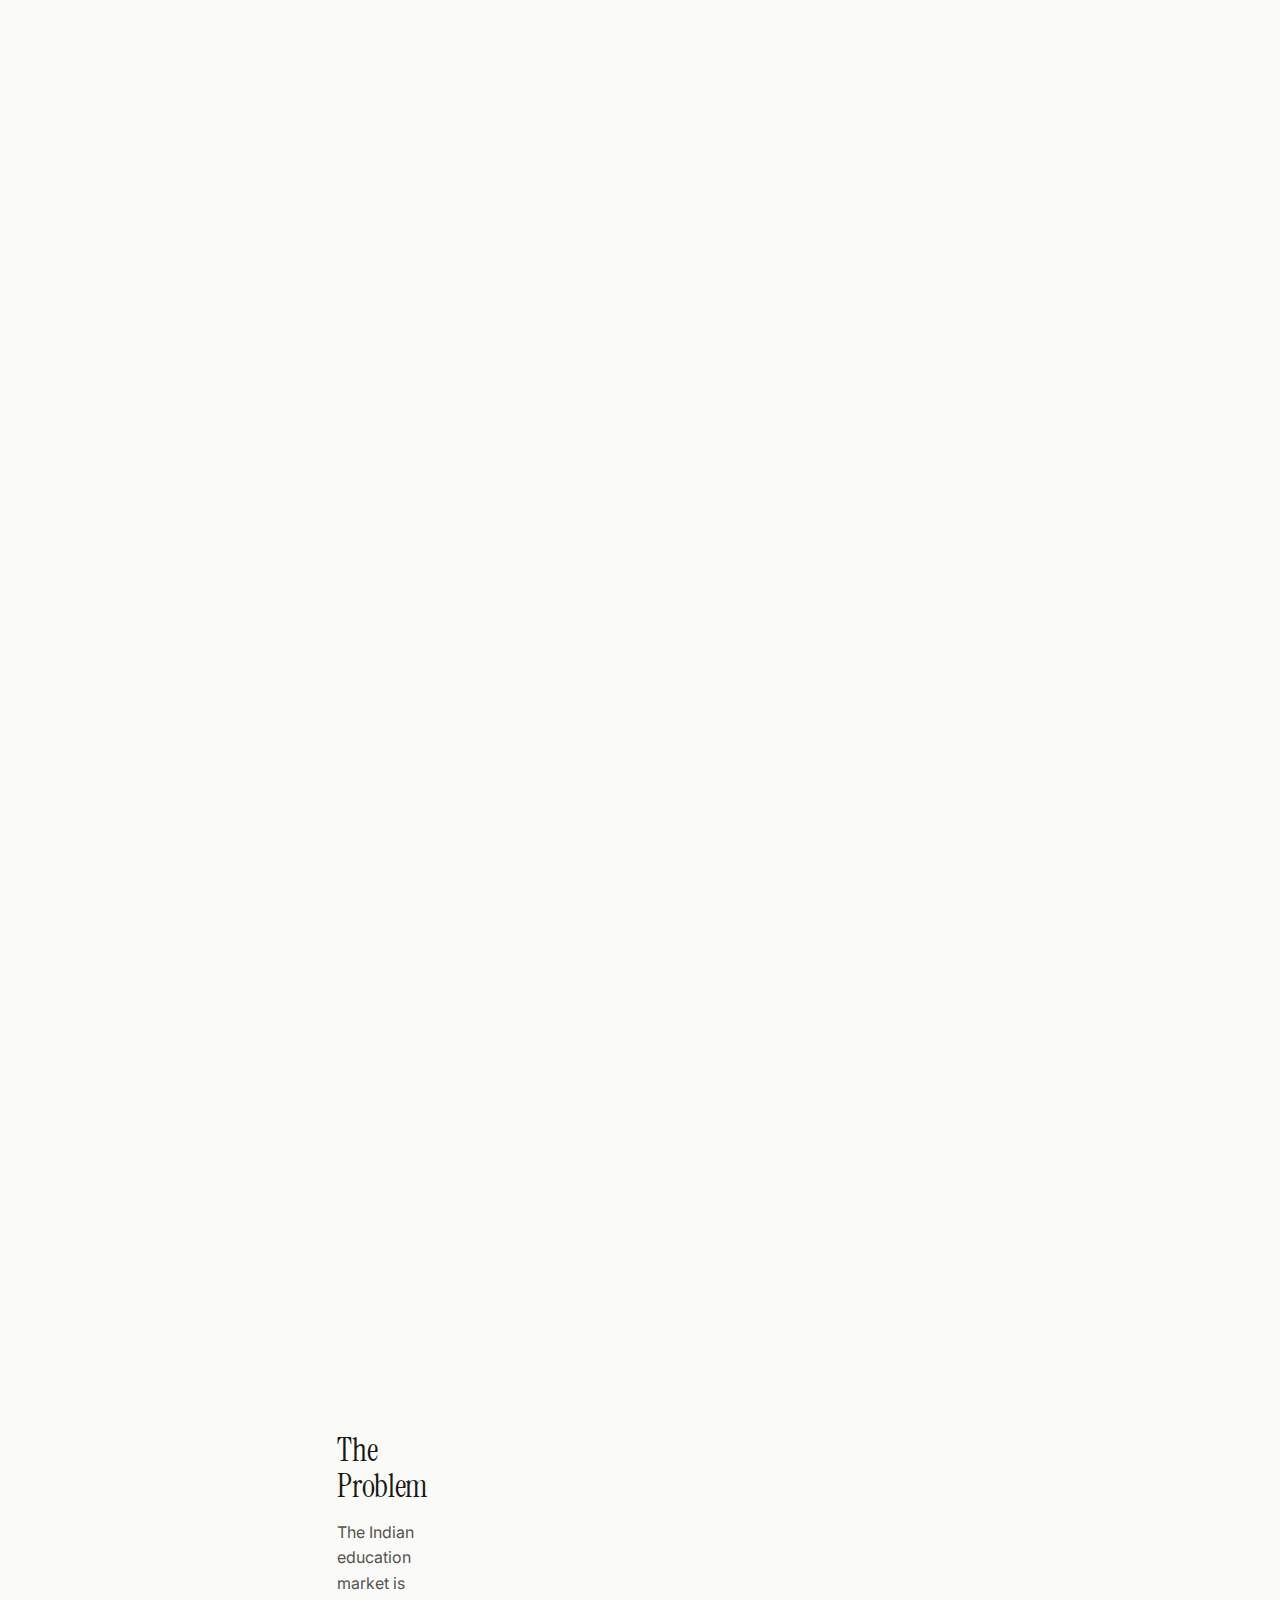
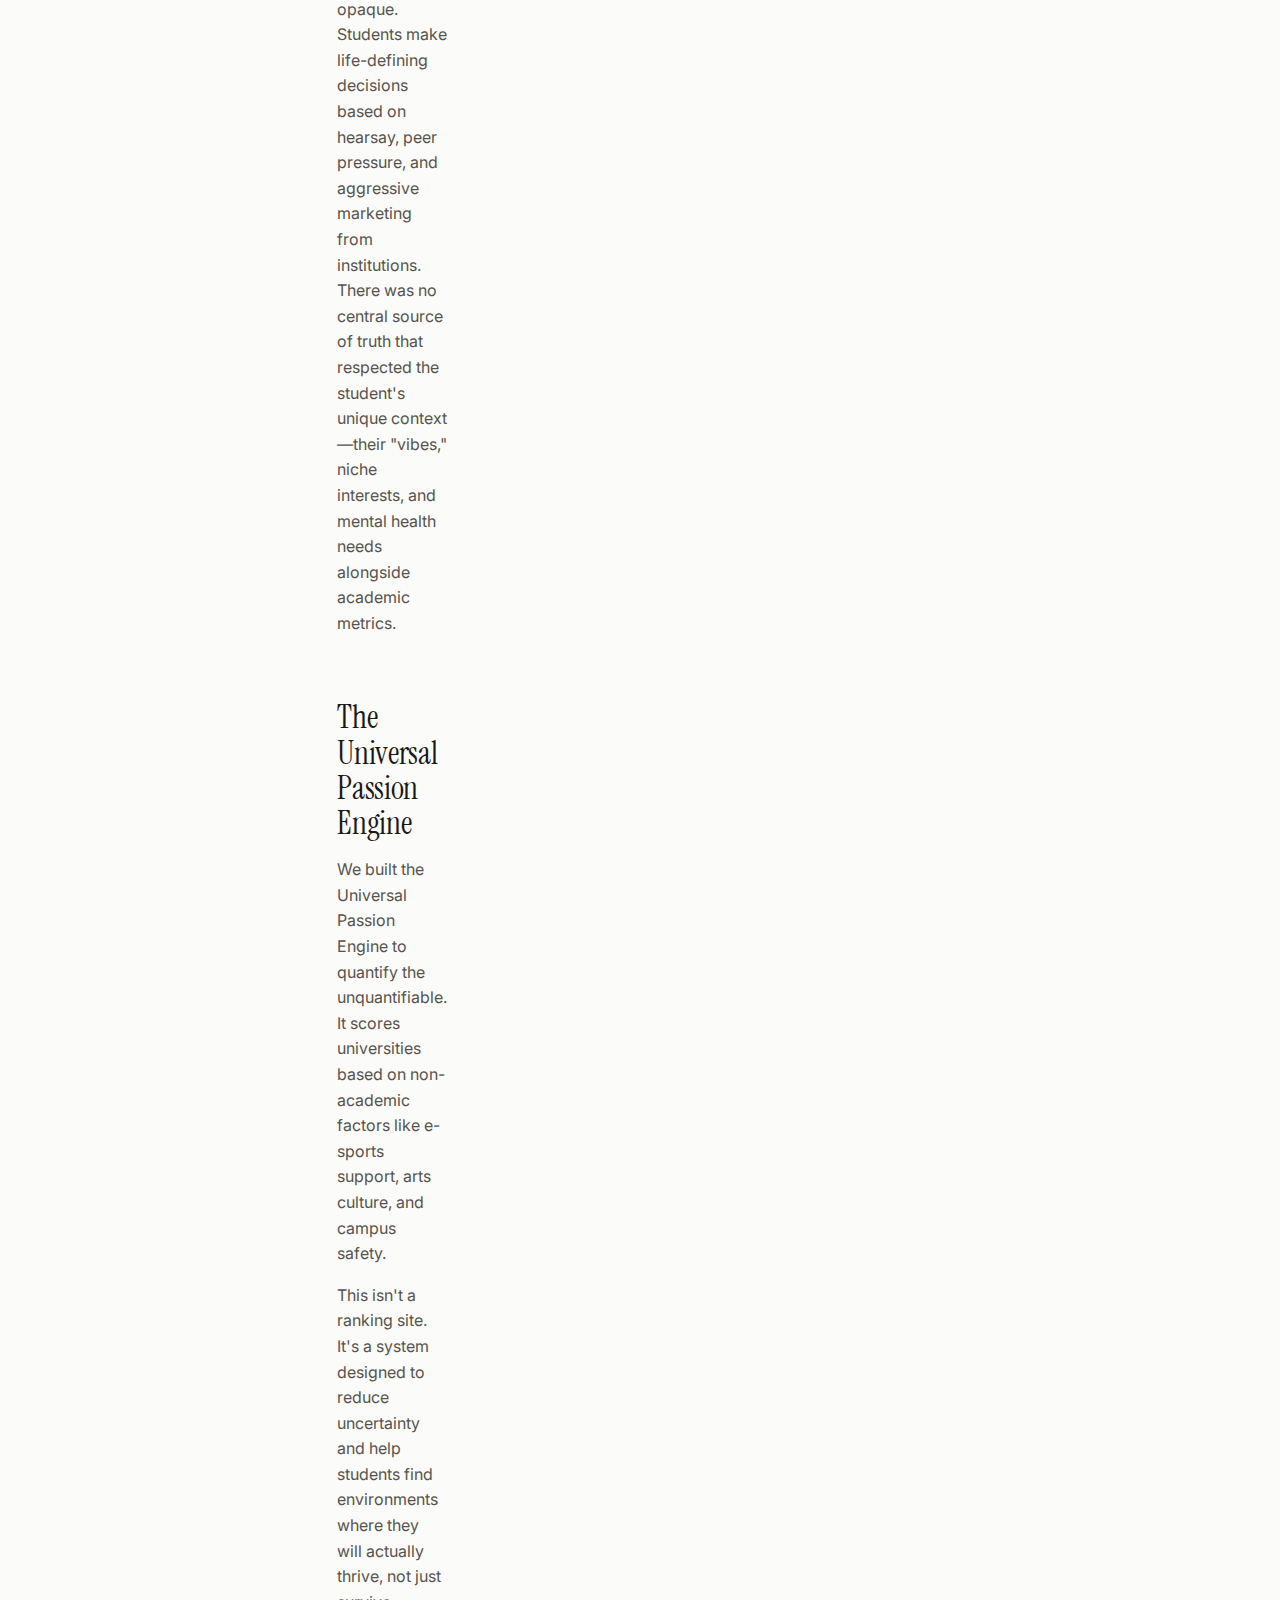
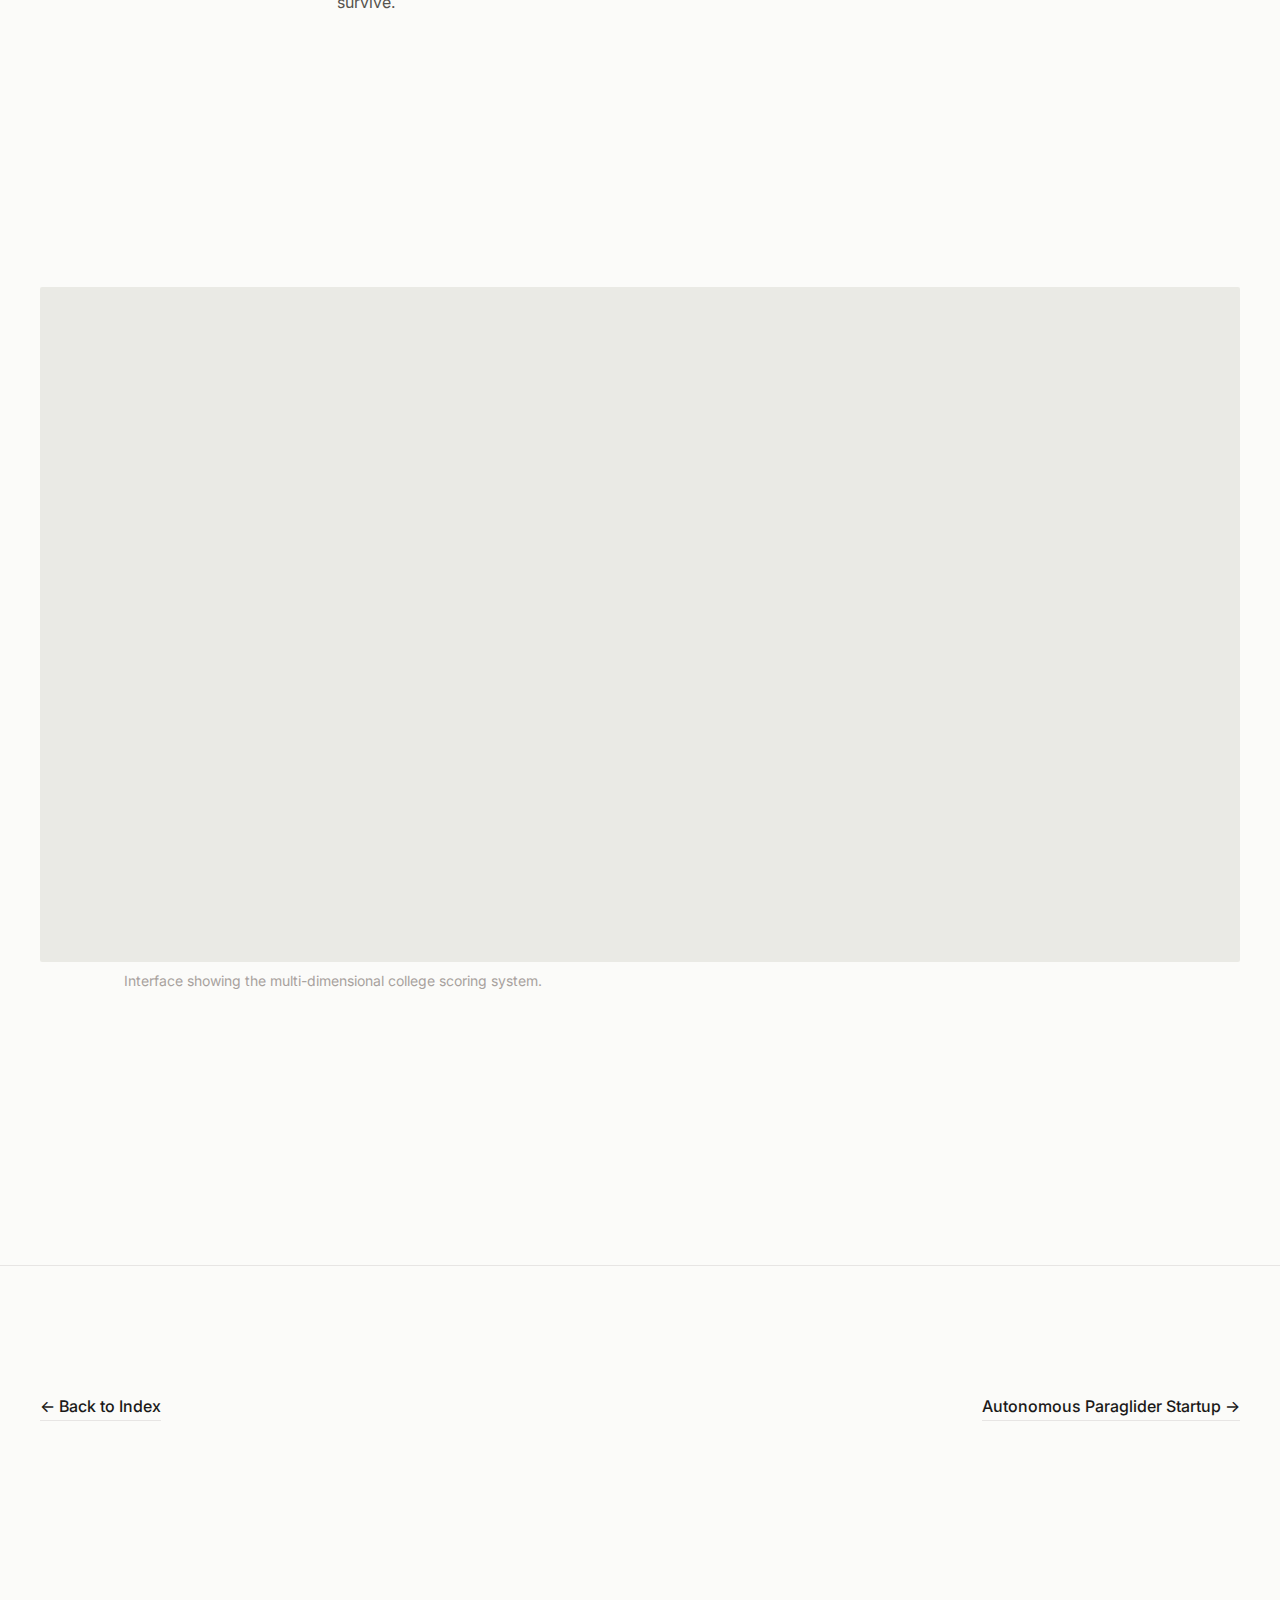
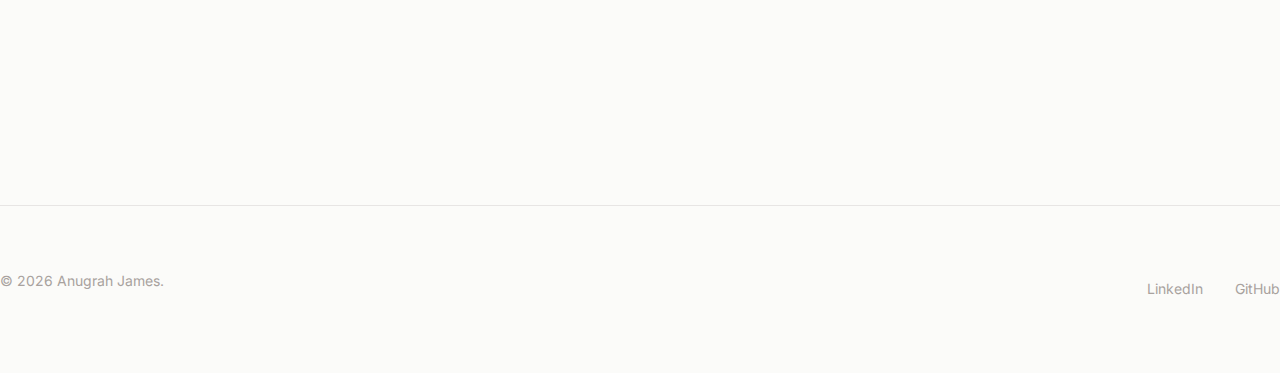
<file: portfolio/project-detail.html>
<!-- 
  FILE: project-detail.html
  PURPOSE: A template for displaying detailed information about a single project.
  
  KEY CONCEPTS:
  - Asymmetrical Layout: Uses an 8-column content area and 4-column sidebar for metadata.
  - Flexbox: Used within the sidebar to align items vertically (`flex-col`) and distribute space.
  - Visual Hierarchy: Uses varying text sizes (`text-display-lg`, `text-body-lg`) to guide the reader's eye.
-->
<!DOCTYPE html>
<html lang="en">

<head>
    <meta charset="UTF-8">
    <meta name="viewport" content="width=device-width, initial-scale=1.0">
    <title>College Concierge | Portfolio of Anugrah James</title>
    <meta name="description" content="College Concierge, an AI-powered decision engine for Indian students. A project by founder and engineer Anugrah James.">
    <meta name="keywords" content="Anugrah James, College Concierge, AI decision engine, EdTech, Projects, Portfolio">
    <meta name="author" content="Anugrah James">

    <link rel="stylesheet" href="assets/css/variables.css">
    <link rel="stylesheet" href="assets/css/global.css">
    <link rel="stylesheet" href="assets/css/layout.css">
    <link rel="stylesheet" href="assets/css/components.css">
    <link rel="stylesheet" href="assets/css/animations.css">

    <!-- Favicon & Open Graph -->
    <link rel="icon" type="image/png" href="assets/images/anugrah-james.png">
    <meta property="og:title" content="College Concierge | Portfolio of Anugrah James">
    <meta property="og:description" content="College Concierge, an AI-powered decision engine for Indian students. A project by founder and engineer Anugrah James.">
    <meta property="og:image" content="assets/images/anugrah-james.png">
    <meta property="og:type" content="website">
</head>

<body>

    <nav class="navbar animate-fade-in delay-100">
        <div class="container nav-container">
            <a href="index.html" class="nav-logo">Anugrah James</a>
            <ul class="nav-links">
                <li class="nav-item"><a href="projects.html" style="color: var(--text-primary)">Close</a></li>
            </ul>
        </div>
    </nav>

    <main>
        <!-- Project Header -->
        <section class="container section section-padding animate-fade-in-up delay-200">
            <!-- 
                GRID LAYOUT FOR HEADER:
                - Left side (8 cols): Title and short description.
                - Right side (4 cols): Metadata (Role, Status).
            -->
            <div class="grid">
                <div class="col-span-8">
                    <h1 class="text-display-lg">College Concierge</h1>
                    <p class="text-body-lg text-secondary" style="margin-top: var(--space-md);">
                        An AI-powered decision engine for Indian students. Prioritizing academic fit, culture, and
                        long-term ROI over superficial rankings.
                    </p>
                </div>
                <!-- 
                    METADATA COLUMN:
                    - 'flex flex-col': Makes the internal items stack vertically.
                    - 'justify-end': Pushes content to the bottom of the container.
                -->
                <div class="col-span-4 flex flex-col justify-end">
                    <div class="flex gap-lg">
                        <div>
                            <span class="text-caption text-tertiary">Role</span>
                            <p class="text-body-md">Founder & CTO</p>
                        </div>
                        <div>
                            <span class="text-caption text-tertiary">Status</span>
                            <p class="text-body-md">Live Platform</p>
                        </div>
                    </div>
                </div>
            </div>
        </section>

        <!-- Full Width Hero Image -->
        <section class="container section animate-fade-in delay-300">
            <!-- Inline styles used here for specific aspect ratio control (21/9 for cinematic look) -->
            <div
                style="width: 100%; aspect-ratio: 21/9; background-color: var(--bg-tertiary); border-radius: 2px; overflow: hidden;">
                <img src="assets/images/anugrah-james-College_Concierge_Home-Screen.png" alt="College Concierge Workspace - A project by Anugrah James" title="College Concierge by Anugrah James"
                    style="width:100%; height:100%; object-fit:cover;">
            </div>
        </section>

        <!-- Content (Article Mode) -->
        <section class="container section">
            <div class="grid">
                <!-- 
                    READING COLUMN:
                    - 'col-span-6': Takes up half the grid width for comfortable reading line-length.
                    - 'col-start-4': Offsets the column to start at the 4th grid line, centering it visually.
                -->
                <div class="col-span-6 col-start-4">
                    <h2 class="text-heading-md">The Problem</h2>
                    <p class="text-body-md">
                        The Indian education market is opaque. Students make life-defining decisions based on hearsay,
                        peer pressure, and aggressive marketing from institutions.
                        There was no central source of truth that respected the student's unique context—their "vibes,"
                        niche interests, and mental health needs alongside academic metrics.
                    </p>

                    <h2 class="text-heading-md" style="margin-top: var(--space-xl);">The Universal Passion Engine</h2>
                    <p class="text-body-md">
                        We built the Universal Passion Engine to quantify the unquantifiable. It scores universities
                        based on non-academic factors like e-sports support,
                        arts culture, and campus safety.
                    </p>
                    <p class="text-body-md">
                        This isn't a ranking site. It's a system designed to reduce uncertainty and help students find
                        environments where they will actually thrive, not just survive.
                    </p>
                </div>
            </div>
        </section>

        <!-- Wide Image Break -->
        <section class="container section">
            <div class="grid">
                <div class="col-span-12">
                    <div
                        style="width: 100%; aspect-ratio: 16/9; background-color: var(--bg-tertiary); border-radius: 2px;">
                        <!-- <img src="..." alt="UI Details"> -->
                    </div>
                    <p class="text-caption" style="margin-top: var(--space-sm); text-align: center;">Interface showing
                        the multi-dimensional college scoring system.</p>
                </div>
            </div>
        </section>

        <!-- Next Project -->
        <section class="container section section-padding" style="border-top: 1px solid var(--border-subtle);">
            <div class="flex justify-between items-center">
                <a href="projects.html" class="btn-link">&larr; Back to Index</a>
                <a href="#" class="btn-link">Autonomous Paraglider Startup &rarr;</a>
            </div>
        </section>

    </main>

    <footer class="container footer">
        <div class="grid items-center">
            <div class="col-span-6">
                <p class="text-caption">&copy; 2026 Anugrah James.</p>
            </div>
            <div class="col-span-6 footer-column-right">
                <div class="footer-links right-aligned">
                    <a href="https://www.linkedin.com/in/anugrah-james" class="footer-link">LinkedIn</a>
                    <a href="https://github.com/anugrahjames-official" class="footer-link">GitHub</a>
                </div>
            </div>
        </div>
    </footer>

</body>

</html>
</file>
<file: portfolio/assets/css/variables.css>
/* 
 * Design System - Variables
 * Source: design.json
 * Style Archetype: Editorial Minimalist
 */

/*  
 * Design System - Variables
 * CONCEPT: CSS Custom Properties (Variables)
 * Storing values (colors, spacing, fonts) in variables makes it easy to maintain consistency 
 * and implement features like Dark Mode.
 *
 * :root selects the highest-level parent (<html>), making these variables global.
 */

:root {
   /* =========================================
     Color System (Light Mode Default)
     ========================================= */

   /* Backgrounds */
   --bg-primary: #FBFBF9;
   /* Warm, paper-like white */
   --bg-secondary: #F5F5F0;
   /* Subtle contrast */
   --bg-tertiary: #EAEAE5;
   /* Deep depth */

   /* Text */
   --text-primary: #1A1918;
   /* Nearly black, softer than #000 */
   --text-secondary: #57534E;
   /* Warm grey for body text */
   --text-tertiary: #A8A29E;
   /* Low contrast metadata */
   --text-accent: #2E2E2E;
   /* Strong accent */

   /* Borders */
   --border-subtle: #E7E5E4;
   --border-strong: #D6D3D1;

   /* Action/Interactive */
   --action-default: #1A1918;
   --action-hover: #44403C;

   /* =========================================
     Typography
     ========================================= */

   /* Font Families */
   --font-display: 'Instrument Serif', 'Playfair Display', serif;
   --font-body: 'Inter', 'Geist', sans-serif;

   /* Font Weights */
   --weight-regular: 400;
   --weight-medium: 500;
   --weight-italic: 400i;

   /* Scale (Desktop) */
   --text-display-xl: 5.5rem;
   /* 88px */
   --text-display-lg: 3.5rem;
   /* 56px */
   --text-heading-md: 2rem;
   /* 32px */
   --text-heading-sm: 1.5rem;
   /* 24px */
   --text-body-lg: 1.125rem;
   /* 18px */
   --text-body-md: 1rem;
   /* 16px */
   --text-caption: 0.875rem;
   /* 14px */

   /* Line Heights */
   --lh-tight: 1.1;
   --lh-snug: 1.2;
   --lh-normal: 1.5;
   --lh-relaxed: 1.6;

   /* Letter Spacing */
   --tracking-tighter: -0.02em;
   --tracking-tight: -0.01em;
   --tracking-normal: 0em;
   --tracking-wide: 0.01em;

   /* =========================================
     Spacing System (Base unit: 4px)
     ========================================= */
   --space-xs: 4px;
   --space-sm: 8px;
   --space-md: 16px;
   --space-lg: 32px;
   --space-xl: 64px;
   --space-2xl: 128px;
   --space-3xl: 256px;

   /* Layout Constraints */
   --max-width: 1440px;
   --grid-columns: 12;
   --grid-gutter: 24px;
   --page-margin: 40px;

   /* =========================================
     Motion
     ========================================= */
   --ease-cinematic: cubic-bezier(0.16, 1, 0.3, 1);
   --ease-subtle: cubic-bezier(0.4, 0, 0.2, 1);

   --duration-fast: 300ms;
   --duration-default: 600ms;
   --duration-slow: 900ms;
}

/* =========================================
   Dark Mode Overrides
   CONCEPT: Media Query for User Preference
   Browsers detect if the user's OS is set to Dark Mode.
   If true, we override the variable values, and the changes propagate everywhere automatically.
   ========================================= */
@media (prefers-color-scheme: dark) {
   :root {
      /* Backgrounds */
      --bg-primary: #0C0C0C;
      /* Deep charcoal, not pure black */
      --bg-secondary: #141414;
      --bg-tertiary: #1F1F1F;

      /* Text */
      --text-primary: #F2F2F2;
      /* Soft white */
      --text-secondary: #A1A1AA;
      /* Cool grey */
      --text-tertiary: #52525B;
      --text-accent: #E4E4E7;

      /* Borders */
      --border-subtle: #27272A;
      --border-strong: #3F3F46;

      /* Action */
      --action-default: #FFFFFF;
      --action-hover: #D4D4D8;
   }
}
</file>
<file: portfolio/assets/css/layout.css>
/* 
 * Layout System
 * CONCEPT: The Container
 * The container centers content on the screen and prevents it from getting too wide on large monitors.
 * 'max-width' controls the maximum spread.
 * 'margin: 0 auto' automatically centers the block.
 */

.container {
    width: 100%;
    max-width: var(--max-width);
    margin: 0 auto;
    padding: 0 var(--page-margin);
}

/* =========================================
   Grid System
   CONCEPT: CSS Grid
   This creates a 12-column layout (standard in web design).
   - 'repeat(var(--grid-columns), 1fr)': Creates 12 equal-width columns.
   - 'gap': Adds space between columns automatically.
   ========================================= */

.grid {
    display: grid;
    grid-template-columns: repeat(var(--grid-columns), 1fr);
    gap: var(--grid-gutter);
}

/* 
   Sub-grids (Column Spans)
   These classes tell an element how many columns to occupy.
   Example: .col-span-6 takes up 6/12 columns (50% width).
*/
.col-span-12 {
    grid-column: span 12;
}

.col-span-10 {
    grid-column: span 10;
}

.col-span-8 {
    grid-column: span 8;
}

.col-span-6 {
    grid-column: span 6;
}

.col-span-4 {
    grid-column: span 4;
}

.col-span-2 {
    grid-column: span 2;
}

/* Offsets */
.col-start-2 {
    grid-column-start: 2;
}

.col-start-3 {
    grid-column-start: 3;
}

.col-start-4 {
    grid-column-start: 4;
}

/* Flex Utilities */
.flex {
    display: flex;
}

.flex-col {
    flex-direction: column;
}

.items-center {
    align-items: center;
}

.justify-between {
    justify-content: space-between;
}

.gap-md {
    gap: var(--space-md);
}

.gap-lg {
    gap: var(--space-lg);
}

/* =========================================
   Spacing Utilities (Sections)
   ========================================= */

.section {
    margin-bottom: var(--space-3xl);
}

.section-padding {
    padding-top: var(--space-2xl);
    padding-bottom: var(--space-2xl);
}

/* =========================================
   Responsive Overrides
   CONCEPT: Mobile Responsiveness
   Uses a Media Query to apply different styles only when the screen width is 768px or less (Tablets/Phones).
   ========================================= */

@media (max-width: 768px) {
    :root {
        /* Reduce margins on small screens to save space */
        --page-margin: 20px;
        --grid-gutter: 16px;
    }

    .grid {
        /* Switch from 12 columns to 1 single column stack on mobile */
        grid-template-columns: 1fr;
        /* Stack on mobile */
        gap: var(--space-lg);
    }

    /* 
       Reset column spans on mobile to full width.
       'grid-column: 1 / -1' forces the item to span from the first line to the last line (full width).
    */
    .col-span-12,
    .col-span-10,
    .col-span-8,
    .col-span-6,
    .col-span-4,
    .col-span-2 {
        grid-column: 1 / -1;
    }

    /* Reset offsets */
    .col-start-2,
    .col-start-3,
    .col-start-4 {
        grid-column-start: 1;
    }

    .section {
        margin-bottom: var(--space-2xl);
    }
}
</file>
<file: portfolio/assets/css/components.css>
/* 
 * Component Styles
 */

/* =========================================
   Buttons & Links
   CONCEPT: Modularity
   Components like buttons are reusable classes (e.g., '.btn-primary') that can be applied to 
   any element (<a>, <button>) to give it a specific look.
   ========================================= */

/* Primary Button (Solid) */
.btn-primary {
    display: inline-flex;
    align-items: center;
    justify-content: center;
    padding: 12px 24px;
    background-color: var(--action-default);
    color: var(--bg-primary);
    font-family: var(--font-body);
    font-weight: var(--weight-medium);
    font-size: var(--text-body-md);
    border-radius: 2px;
    border: 1px solid transparent;
    cursor: pointer;
    transition: all var(--duration-fast) var(--ease-subtle);
}

.btn-primary:hover {
    background-color: var(--action-hover);
    transform: translateY(-1px);
}

/* Secondary Link (Underlined) */
.btn-link {
    position: relative;
    display: inline-block;
    color: var(--text-primary);
    font-weight: var(--weight-medium);
    padding-bottom: 2px;
}

.btn-link::after {
    content: '';
    position: absolute;
    width: 100%;
    height: 1px;
    bottom: 0;
    left: 0;
    background-color: var(--border-subtle);
    transform-origin: bottom right;
    transition: background-color var(--duration-fast) ease-out;
}

.btn-link:hover::after {
    background-color: var(--action-default);
}

/* =========================================
   Navigation
   CONCEPT: Fixed Positioning
   'position: fixed' keeps the navbar at the top of the viewport even when scrolling.
   'backdrop-filter; blur' creates the frosted glass effect.
   ========================================= */

.navbar {
    position: fixed;
    top: 0;
    left: 0;
    width: 100%;
    z-index: 100;
    padding: var(--space-md) 0;
    background: rgba(var(--bg-primary), 0.8);
    /* Requires RGB conversion ideally, fallback: */
    background-color: transparent;
    /* Let's keep it clean or add a backdrop-filter */
    backdrop-filter: blur(8px);
    -webkit-backdrop-filter: blur(8px);
    border-bottom: 1px solid transparent;
    transition: border-color var(--duration-default) ease;
}

/* Optional: Add border on scroll (requires JS toggling a class, omitting for now per No-JS rule, 
   so we stick to a permanent subtle border or pure transparency) */
.navbar-scrolled {
    border-bottom: 1px solid var(--border-subtle);
    background-color: var(--bg-primary);
}

.nav-container {
    display: flex;
    justify-content: space-between;
    align-items: center;
}

.nav-logo {
    font-family: var(--font-display);
    font-size: var(--text-heading-sm);
    color: var(--text-primary);
    font-style: italic;
    white-space: nowrap;
    /* Prevent wrapping */
}

.nav-links {
    display: flex;
    gap: var(--space-lg);
    list-style: none;
}

@media (max-width: 768px) {
    .nav-container {
        flex-direction: column;
        align-items: flex-start;
        gap: var(--space-sm);
    }

    .nav-links {
        width: 100%;
        justify-content: space-between;
        gap: var(--space-xs);
        padding-top: var(--space-xs);
    }
}

.nav-item a {
    font-size: var(--text-caption);
    text-transform: uppercase;
    letter-spacing: var(--tracking-wide);
    color: var(--text-secondary);
}

.nav-item a:hover {
    color: var(--text-primary);
}

/* =========================================
   Cards (Minimal)
   CONCEPT: Component Composition
   A card is built from sub-elements: wrapper, image, title, meta.
   We use nesting (.card-project:hover .card-image) to trigger effects on child elements 
   when the parent is hovered.
   ========================================= */

/* Project Card */
.card-project {
    display: block;
    /* Conceptual grouping */
    /* Conceptual grouping */
}

.card-image-wrapper {
    width: 100%;
    aspect-ratio: 16 / 9;
    overflow: hidden;
    background-color: var(--bg-secondary);
    margin-bottom: var(--space-md);
    border-radius: 2px;
}

.card-image {
    width: 100%;
    height: 100%;
    object-fit: cover;
    transition: transform var(--duration-default) var(--ease-cinematic);
}

/* Hover effect on parent card */
.card-project:hover .card-image {
    transform: scale(1.03);
}

.card-meta {
    display: flex;
    justify-content: space-between;
    align-items: baseline;
    margin-bottom: var(--space-xs);
}

.card-title {
    font-family: var(--font-display);
    font-size: var(--text-heading-sm);
    color: var(--text-primary);
}

.card-category {
    font-size: var(--text-caption);
    color: var(--text-tertiary);
    text-transform: uppercase;
    letter-spacing: var(--tracking-wide);
}

/* =========================================
   Footer
   ========================================= */

.footer {
    padding: var(--space-xl) 0;
    border-top: 1px solid var(--border-subtle);
    margin-top: var(--space-3xl);
}

.footer-links {
    display: flex;
    gap: var(--space-lg);
}

.footer-link {
    color: var(--text-tertiary);
    font-size: var(--text-caption);
    transition: color var(--duration-fast) ease;
}

.footer-link:hover {
    color: var(--text-primary);
}

.footer-column-right {
    text-align: right;
}

.footer-links.right-aligned {
    justify-content: flex-end;
}

@media (max-width: 768px) {
    .footer {
        padding: var(--space-lg) 0;
        margin-top: var(--space-2xl);
        text-align: center;
    }

    .footer-column-right {
        text-align: center;
        margin-top: var(--space-md);
    }

    .footer-links.right-aligned {
        justify-content: center;
    }
}
</file>
<file: portfolio/assets/css/animations.css>
/* 
 * Animations (CSS Only)
 * Philosophy: Cinematic, slow, restrained.
 */

/* =========================================
   Keyframes
   CONCEPT: CSS Animations
   @keyframes define the stages of an animation. 
   'from' (0%) to 'to' (100%) describes how styles change over time.
   transform: translateY() is used because it triggers 'hardware acceleration' (GPU), making it smoother than changing 'top' or 'margin'.
   ========================================= */

@keyframes fadeInUp {
    from {
        opacity: 0;
        transform: translateY(20px);
    }

    to {
        opacity: 1;
        transform: translateY(0);
    }
}

@keyframes fadeIn {
    from {
        opacity: 0;
    }

    to {
        opacity: 1;
    }
}

/* =========================================
   Utility Classes
   CONCEPT: Separation of Concerns
   We separate the *definition* of the animation (@keyframes) from the *application* (classes).
   This lets us reuse 'fadeInUp' on many different elements with different delays.
   'forwards' makes the element stay in its final state (opacity: 1) after the animation ends.
   ========================================= */

.animate-fade-in-up {
    opacity: 0;
    /* Load hidden */
    animation: fadeInUp var(--duration-default) var(--ease-cinematic) forwards;
}

.animate-fade-in {
    opacity: 0;
    animation: fadeIn var(--duration-slow) var(--ease-cinematic) forwards;
}

/* Stagger Delays */
.delay-100 {
    animation-delay: 100ms;
}

.delay-200 {
    animation-delay: 200ms;
}

.delay-300 {
    animation-delay: 300ms;
}

.delay-400 {
    animation-delay: 400ms;
}

.delay-500 {
    animation-delay: 500ms;
}

/* Hover Effects (Micro-interactions) */
.hover-scale {
    transition: transform var(--duration-fast) var(--ease-subtle);
}

.hover-scale:hover {
    transform: scale(1.02);
}

.hover-slide-right {
    display: inline-block;
    transition: transform var(--duration-fast) var(--ease-subtle);
}

.hover-slide-right:hover {
    transform: translateX(4px);
}
</file>
<file: portfolio/assets/css/global.css>
/* 
 * Global Styles & Reset
 */

/* Import Fonts from Google Fonts (Instrument Serif & Inter) */
@import url('https://fonts.googleapis.com/css2?family=Instrument+Serif:ital@0;1&family=Inter:wght@400;500&display=swap');

/* 
   CONCEPT: CSS Reset
   Browsers have inconsistent default styles (margins, paddings).
   This resets everything to 0 for a clean slate.
   'box-sizing: border-box' ensures padding doesn't add to the element's total width (easier math).
*/
*,
*::before,
*::after {
    box-sizing: border-box;
    margin: 0;
    padding: 0;
}

html {
    font-size: 16px;
    /* Base 16px */
    scroll-behavior: smooth;
}

body {
    background-color: var(--bg-primary);
    color: var(--text-secondary);
    /* Default to softer text color */
    font-family: var(--font-body);
    font-weight: var(--weight-regular);
    line-height: var(--lh-relaxed);
    -webkit-font-smoothing: antialiased;
    -moz-osx-font-smoothing: grayscale;

    /* Smooth transitions for theme switching */
    transition: background-color var(--duration-default) var(--ease-subtle),
        color var(--duration-default) var(--ease-subtle);
}

/* 
   Typography Defaults 
   Setting headings to use the nice serif font and body text to use the clean sans-serif.
*/
h1,
h2,
h3,
h4,
h5,
h6 {
    color: var(--text-primary);
    font-family: var(--font-display);
    font-weight: var(--weight-regular);
    line-height: var(--lh-tight);
    margin-bottom: var(--space-md);
}

p {
    margin-bottom: var(--space-md);
    max-width: 65ch;
    /* 
       CONCEPT: Line Length
       65 characters is considered the optimal line length for readability.
       Reading lines wider than this causes eye fatigue.
    */
}

a {
    color: inherit;
    text-decoration: none;
    transition: color var(--duration-fast) var(--ease-subtle);
}

/* =========================================
   Utility Classes for Typography
   ========================================= */

.text-display-xl {
    font-size: var(--text-display-xl);
    letter-spacing: var(--tracking-tighter);
}

.text-display-lg {
    font-size: var(--text-display-lg);
    letter-spacing: var(--tracking-tight);
}

.text-heading-md {
    font-size: var(--text-heading-md);
    letter-spacing: var(--tracking-tight);
}

.text-heading-sm {
    font-size: var(--text-heading-sm);
    letter-spacing: var(--tracking-normal);
}

.text-body-lg {
    font-size: var(--text-body-lg);
}

.text-body-md {
    font-size: var(--text-body-md);
}

.text-caption {
    font-size: var(--text-caption);
    color: var(--text-tertiary);
}

/* =========================================
   Accessibility & Polish
   ========================================= */

/* Custom Selection */
::selection {
    background-color: var(--action-default);
    color: var(--bg-primary);
}

/* Focus States */
:focus-visible {
    outline: 2px solid var(--action-default);
    outline-offset: 4px;
    border-radius: 2px;
}
</file>
